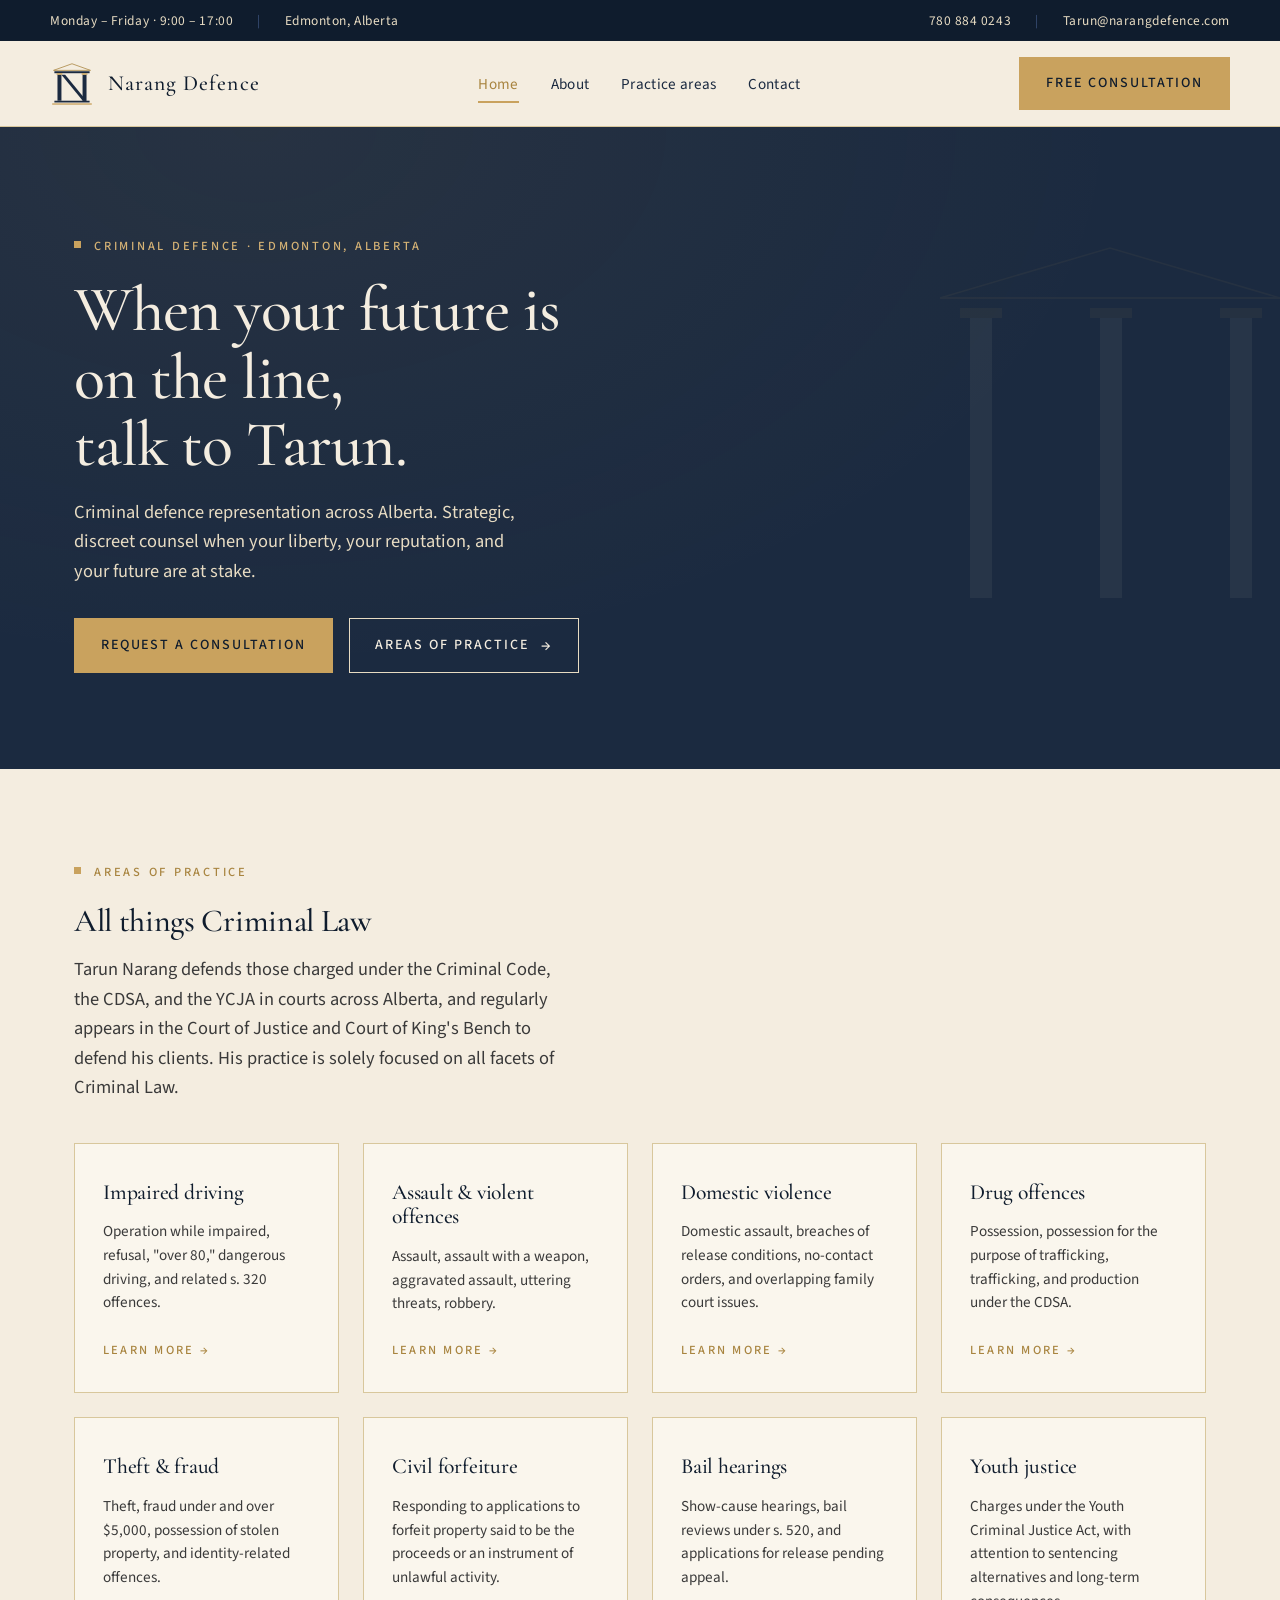
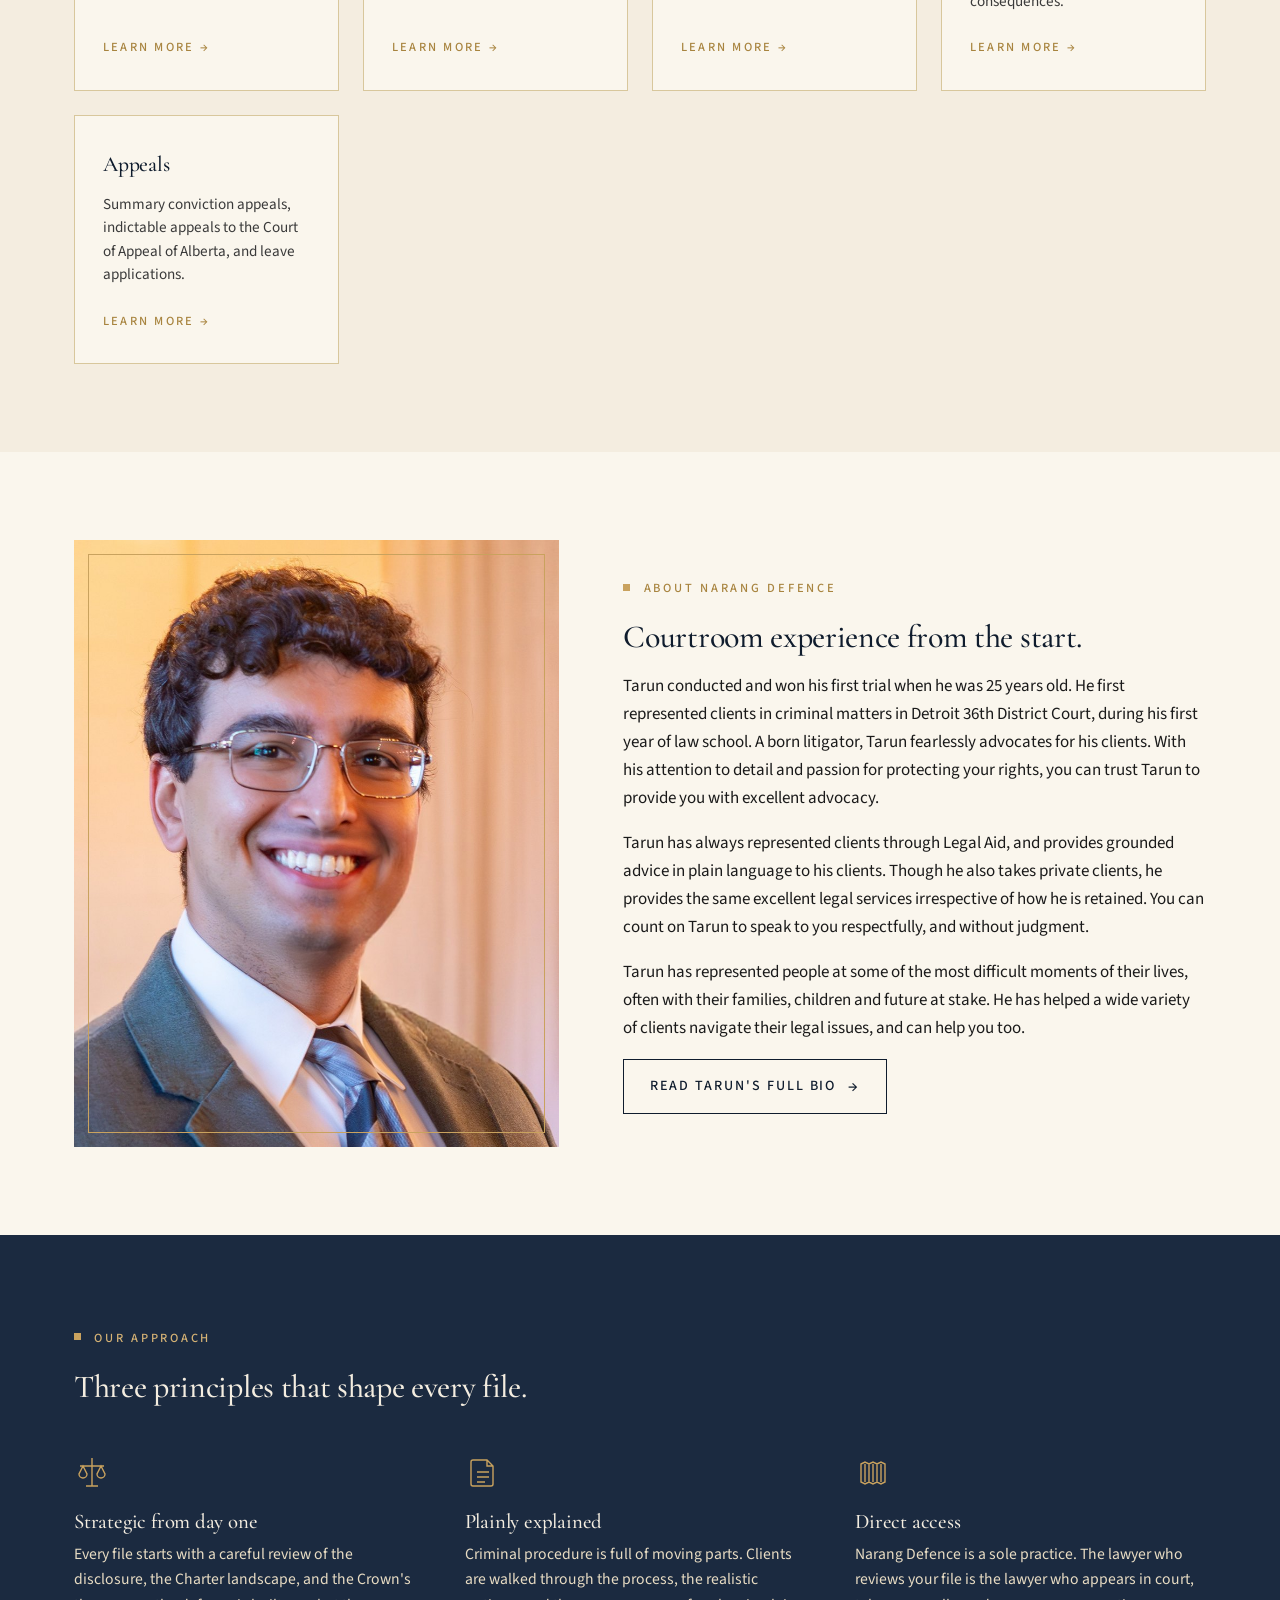
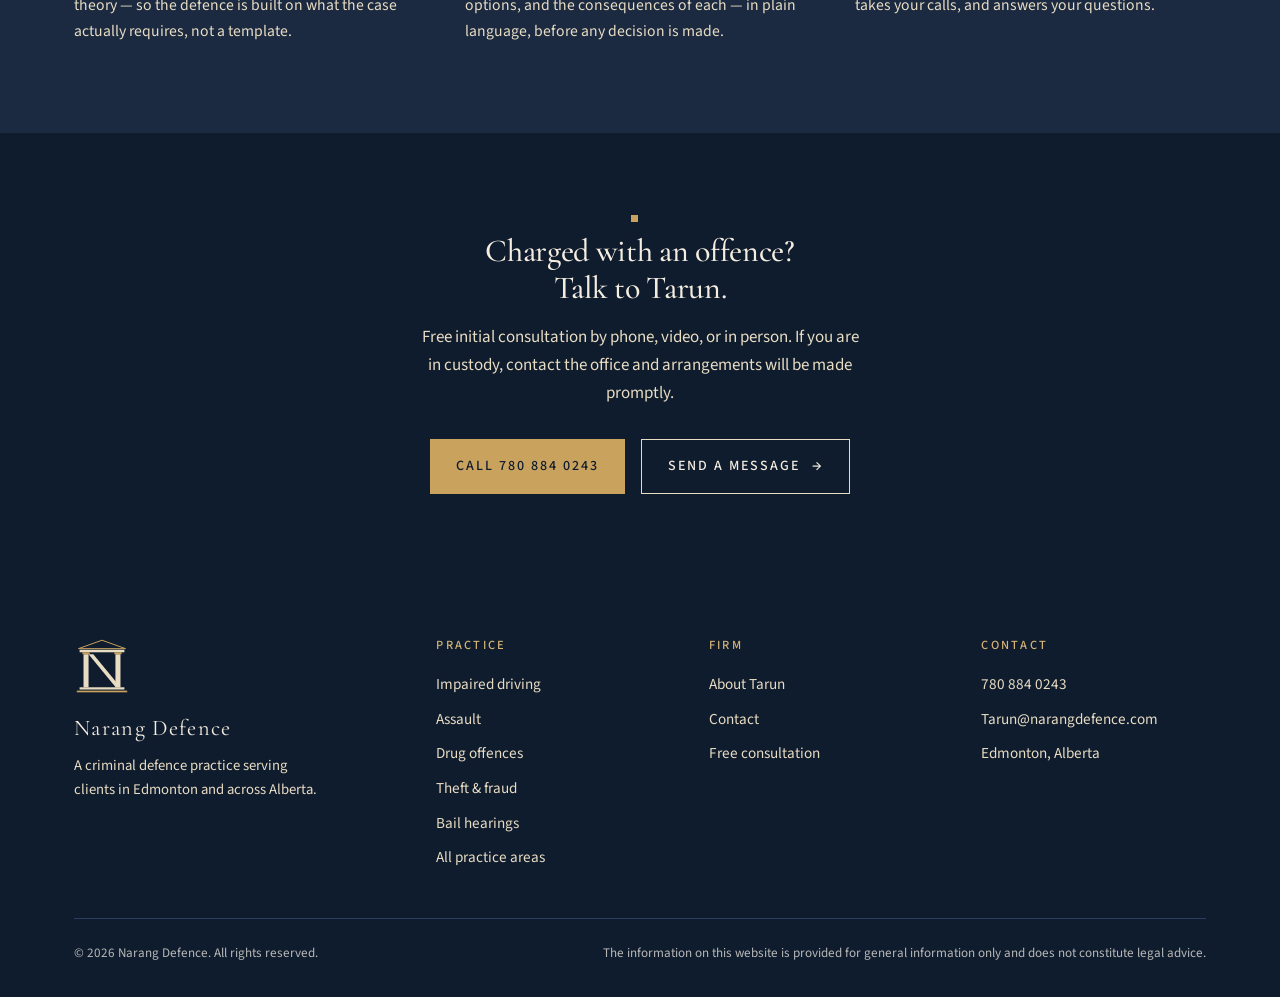
<file: index.html>
<!DOCTYPE html>
<html lang="en">
<head>
  <meta charset="UTF-8">
  <meta name="viewport" content="width=device-width, initial-scale=1.0">
  <title>Narang Defence — Criminal Defence Lawyer in Edmonton, Alberta</title>
  <meta name="description" content="Narang Defence is a criminal defence law firm in Edmonton, Alberta. Representation for impaired driving, assault, drug, and other Criminal Code matters across Alberta.">

  <link rel="preconnect" href="https://fonts.googleapis.com">
  <link rel="preconnect" href="https://fonts.gstatic.com" crossorigin>
  <link href="https://fonts.googleapis.com/css2?family=Cormorant+Garamond:wght@400;500;600&family=Source+Sans+3:wght@300;400;500;600&display=swap" rel="stylesheet">
  <link rel="stylesheet" href="styles.css">
  <link rel="icon" type="image/svg+xml" href="favicon.svg">
</head>
<body>

  <!-- Utility bar -->
  <div class="utility-bar">
    <div class="container utility-bar__inner">
      <div class="utility-bar__group utility-bar__hours">
        <span>Monday – Friday · 9:00 – 17:00</span>
        <span class="utility-bar__sep">|</span>
        <span>Edmonton, Alberta</span>
      </div>
      <div class="utility-bar__group">
        <a href="tel:+17808840243" aria-label="Call Narang Defence">780 884 0243</a>
        <span class="utility-bar__sep">|</span>
        <a href="mailto:Tarun@narangdefence.com">Tarun@narangdefence.com</a>
      </div>
    </div>
  </div>

  <!-- Header / nav -->
  <header class="site-header">
    <div class="container nav">
      <a href="index.html" class="nav__brand" aria-label="Narang Defence — home">
        <span class="nav__brand-mark" aria-hidden="true">
          <svg viewBox="0 0 200 200" xmlns="http://www.w3.org/2000/svg">
            <g transform="translate(100,120)">
              <polygon points="-84,-82 0,-112 84,-82" fill="none" stroke="#a8843f" stroke-width="3.5"/>
              <rect x="-80" y="-78" width="160" height="9" fill="#1b2a40"/>
              <rect x="-66" y="-62" width="18" height="118" fill="#1b2a40"/>
              <rect x="48" y="-62" width="18" height="118" fill="#1b2a40"/>
              <polygon points="-48,-62 -31,-62 66,56 49,56" fill="#1b2a40"/>
              <rect x="-70" y="-69" width="26" height="7" fill="#c9a25e"/>
              <rect x="44" y="-69" width="26" height="7" fill="#c9a25e"/>
              <rect x="-80" y="56" width="160" height="8" fill="#1b2a40"/>
              <rect x="-90" y="68" width="180" height="6" fill="#c9a25e"/>
            </g>
          </svg>
        </span>
        <span class="nav__brand-text">
          <span class="nav__brand-name">Narang Defence</span>
        </span>
      </a>

      <button class="nav-toggle" aria-label="Open menu" aria-expanded="false" aria-controls="primary-nav">
        <svg viewBox="0 0 24 24" fill="none" stroke="currentColor" stroke-width="1.5">
          <line x1="3" y1="7" x2="21" y2="7"/>
          <line x1="3" y1="12" x2="21" y2="12"/>
          <line x1="3" y1="17" x2="21" y2="17"/>
        </svg>
      </button>

      <ul class="nav__menu" id="primary-nav">
        <li><a href="index.html" aria-current="page">Home</a></li>
        <li><a href="about.html">About</a></li>
        <li><a href="practice-areas.html">Practice areas</a></li>
        <li><a href="contact.html">Contact</a></li>
      </ul>

      <div class="nav__cta">
        <a href="contact.html" class="btn btn-primary">Free consultation</a>
      </div>
    </div>
  </header>

  <!-- Hero -->
  <section class="hero">
    <!-- Subtle decorative columns echoing the logo -->
    <div class="hero__columns" aria-hidden="true">
      <svg viewBox="0 0 420 460" xmlns="http://www.w3.org/2000/svg">
        <g stroke="#c9a25e" stroke-width="1.5" fill="none">
          <polygon points="40,80 210,30 380,80"/>
          <line x1="40" y1="80" x2="380" y2="80"/>
        </g>
        <g fill="#e8dcc3">
          <rect x="70" y="100" width="22" height="280"/>
          <rect x="200" y="100" width="22" height="280"/>
          <rect x="330" y="100" width="22" height="280"/>
        </g>
        <g fill="#c9a25e">
          <rect x="60" y="90" width="42" height="10"/>
          <rect x="190" y="90" width="42" height="10"/>
          <rect x="320" y="90" width="42" height="10"/>
        </g>
      </svg>
    </div>

    <div class="container hero__inner">
      <span class="pediment" aria-hidden="true"></span>
      <span class="eyebrow on-dark">Criminal defence · Edmonton, Alberta</span>
      <h1 class="h-display">When your future is on the line,<br>talk to Tarun.</h1>
      <p class="lead">Criminal defence representation across Alberta. Strategic, discreet counsel when your liberty, your reputation, and your future are at stake.</p>
      <div class="hero__cta">
        <a href="contact.html" class="btn btn-primary">Request a consultation</a>
        <a href="practice-areas.html" class="btn btn-outline btn-arrow">Areas of practice</a>
      </div>
    </div>
  </section>

  <!-- Practice areas -->
  <section class="section section--cream-deep">
    <div class="container">
      <div class="reveal">
        <span class="pediment" aria-hidden="true"></span>
        <span class="eyebrow">Areas of practice</span>
        <h2>All things Criminal Law</h2>
        <p class="lead">Tarun Narang defends those charged under the Criminal Code, the CDSA, and the YCJA in courts across Alberta, and regularly appears in the Court of Justice and Court of King's Bench to defend his clients. His practice is solely focused on all facets of Criminal Law.</p>
      </div>

      <div class="practice-grid">
        <a href="practice-areas.html#impaired" class="practice-card reveal">
          <h3>Impaired driving</h3>
          <p>Operation while impaired, refusal, "over 80," dangerous driving, and related s. 320 offences.</p>
          <span class="practice-card__link">Learn more →</span>
        </a>
        <a href="practice-areas.html#assault" class="practice-card reveal">
          <h3>Assault &amp; violent offences</h3>
          <p>Assault, assault with a weapon, aggravated assault, uttering threats, robbery.</p>
          <span class="practice-card__link">Learn more →</span>
        </a>
        <a href="practice-areas.html#domestic" class="practice-card reveal">
          <h3>Domestic violence</h3>
          <p>Domestic assault, breaches of release conditions, no-contact orders, and overlapping family court issues.</p>
          <span class="practice-card__link">Learn more →</span>
        </a>
        <a href="practice-areas.html#drug" class="practice-card reveal">
          <h3>Drug offences</h3>
          <p>Possession, possession for the purpose of trafficking, trafficking, and production under the CDSA.</p>
          <span class="practice-card__link">Learn more →</span>
        </a>
        <a href="practice-areas.html#fraud" class="practice-card reveal">
          <h3>Theft &amp; fraud</h3>
          <p>Theft, fraud under and over $5,000, possession of stolen property, and identity-related offences.</p>
          <span class="practice-card__link">Learn more →</span>
        </a>
        <a href="practice-areas.html#forfeiture" class="practice-card reveal">
          <h3>Civil forfeiture</h3>
          <p>Responding to applications to forfeit property said to be the proceeds or an instrument of unlawful activity.</p>
          <span class="practice-card__link">Learn more →</span>
        </a>
        <a href="practice-areas.html#bail" class="practice-card reveal">
          <h3>Bail hearings</h3>
          <p>Show-cause hearings, bail reviews under s. 520, and applications for release pending appeal.</p>
          <span class="practice-card__link">Learn more →</span>
        </a>
        <a href="practice-areas.html#youth" class="practice-card reveal">
          <h3>Youth justice</h3>
          <p>Charges under the Youth Criminal Justice Act, with attention to sentencing alternatives and long-term consequences.</p>
          <span class="practice-card__link">Learn more →</span>
        </a>
        <a href="practice-areas.html#appeals" class="practice-card reveal">
          <h3>Appeals</h3>
          <p>Summary conviction appeals, indictable appeals to the Court of Appeal of Alberta, and leave applications.</p>
          <span class="practice-card__link">Learn more →</span>
        </a>
      </div>
    </div>
  </section>

  <!-- About preview -->
  <section class="section section--cream">
    <div class="container">
      <div class="split reveal">
        <div class="split__visual">
          <img src="portrait.jpg" alt="Tarun Narang, founder of Narang Defence" width="900" height="1125">
        </div>
        <div class="split__content">
          <span class="pediment" aria-hidden="true"></span>
          <span class="eyebrow">About Narang Defence</span>
          <h2>Courtroom experience from the start.</h2>
          <p>Tarun conducted and won his first trial when he was 25 years old. He first represented clients in criminal matters in Detroit 36th District Court, during his first year of law school. A born litigator, Tarun fearlessly advocates for his clients. With his attention to detail and passion for protecting your rights, you can trust Tarun to provide you with excellent advocacy.</p>
          <p>Tarun has always represented clients through Legal Aid, and provides grounded advice in plain language to his clients. Though he also takes private clients, he provides the same excellent legal services irrespective of how he is retained. You can count on Tarun to speak to you respectfully, and without judgment.</p>
          <p>Tarun has represented people at some of the most difficult moments of their lives, often with their families, children and future at stake. He has helped a wide variety of clients navigate their legal issues, and can help you too.</p>
          <a href="about.html" class="btn btn-outline-navy btn-arrow">Read Tarun's full bio</a>
        </div>
      </div>
    </div>
  </section>

  <!-- Approach / why us -->
  <section class="section section--navy">
    <div class="container">
      <div class="reveal" style="max-width: 60ch;">
        <span class="pediment" aria-hidden="true"></span>
        <span class="eyebrow on-dark">Our approach</span>
        <h2>Three principles that shape every file.</h2>
      </div>

      <div class="feature-grid">
        <div class="feature reveal">
          <svg class="feature__icon" viewBox="0 0 36 36" fill="none" stroke="currentColor" stroke-width="1.4">
            <path d="M18 4v28M6 12h24M9 12l-4 8c0 2.2 1.8 4 4 4s4-1.8 4-4l-4-8zM27 12l-4 8c0 2.2 1.8 4 4 4s4-1.8 4-4l-4-8zM12 32h12"/>
          </svg>
          <h3>Strategic from day one</h3>
          <p>Every file starts with a careful review of the disclosure, the Charter landscape, and the Crown's theory — so the defence is built on what the case actually requires, not a template.</p>
        </div>
        <div class="feature reveal">
          <svg class="feature__icon" viewBox="0 0 36 36" fill="none" stroke="currentColor" stroke-width="1.4">
            <path d="M8 6h14l6 6v18a2 2 0 01-2 2H8a2 2 0 01-2-2V8a2 2 0 012-2zM22 6v6h6M12 18h12M12 23h12M12 28h8"/>
          </svg>
          <h3>Plainly explained</h3>
          <p>Criminal procedure is full of moving parts. Clients are walked through the process, the realistic options, and the consequences of each — in plain language, before any decision is made.</p>
        </div>
        <div class="feature reveal">
          <svg class="feature__icon" viewBox="0 0 36 36" fill="none" stroke="currentColor" stroke-width="1.4">
            <path d="M6 10l4-2 4 2 4-2 4 2 4-2 4 2v18l-4 2-4-2-4 2-4-2-4 2-4-2V10zM10 10v18M14 10v18M18 10v18M22 10v18M26 10v18"/>
          </svg>
          <h3>Direct access</h3>
          <p>Narang Defence is a sole practice. The lawyer who reviews your file is the lawyer who appears in court, takes your calls, and answers your questions.</p>
        </div>
      </div>
    </div>
  </section>

  <!-- CTA banner -->
  <section class="cta-banner">
    <div class="container">
      <span class="pediment" aria-hidden="true"></span>
      <h2>Charged with an offence?<br>Talk to Tarun.</h2>
      <p>Free initial consultation by phone, video, or in person. If you are in custody, contact the office and arrangements will be made promptly.</p>
      <div class="cta-banner__actions">
        <a href="tel:+17808840243" class="btn btn-primary">Call 780 884 0243</a>
        <a href="contact.html" class="btn btn-outline btn-arrow">Send a message</a>
      </div>
    </div>
  </section>

  <!-- Footer -->
  <footer class="site-footer">
    <div class="container">
      <div class="footer-grid">
        <div class="footer-brand">
          <div class="footer-brand__mark">
            <svg viewBox="0 0 200 200" xmlns="http://www.w3.org/2000/svg">
              <g transform="translate(100,120)">
                <polygon points="-84,-82 0,-112 84,-82" fill="none" stroke="#c9a25e" stroke-width="3.5"/>
                <rect x="-80" y="-78" width="160" height="9" fill="#e8dcc3"/>
                <rect x="-66" y="-62" width="18" height="118" fill="#e8dcc3"/>
                <rect x="48" y="-62" width="18" height="118" fill="#e8dcc3"/>
                <polygon points="-48,-62 -31,-62 66,56 49,56" fill="#e8dcc3"/>
                <rect x="-70" y="-69" width="26" height="7" fill="#c9a25e"/>
                <rect x="44" y="-69" width="26" height="7" fill="#c9a25e"/>
                <rect x="-80" y="56" width="160" height="8" fill="#e8dcc3"/>
                <rect x="-90" y="68" width="180" height="6" fill="#c9a25e"/>
              </g>
          </svg>
          </div>
          <div class="footer-brand__name">Narang Defence</div>
          <p>A criminal defence practice serving clients in Edmonton and across Alberta.</p>
        </div>
        <div class="footer-col">
          <h4>Practice</h4>
          <ul>
            <li><a href="practice-areas.html#impaired">Impaired driving</a></li>
            <li><a href="practice-areas.html#assault">Assault</a></li>
            <li><a href="practice-areas.html#drug">Drug offences</a></li>
            <li><a href="practice-areas.html#fraud">Theft &amp; fraud</a></li>
            <li><a href="practice-areas.html#bail">Bail hearings</a></li>
            <li><a href="practice-areas.html">All practice areas</a></li>
          </ul>
        </div>
        <div class="footer-col">
          <h4>Firm</h4>
          <ul>
            <li><a href="about.html">About Tarun</a></li>
            <li><a href="contact.html">Contact</a></li>
            <li><a href="contact.html">Free consultation</a></li>
          </ul>
        </div>
        <div class="footer-col">
          <h4>Contact</h4>
          <ul>
            <li><a href="tel:+17808840243">780 884 0243</a></li>
            <li><a href="mailto:Tarun@narangdefence.com">Tarun@narangdefence.com</a></li>
            <li>Edmonton, Alberta</li>
          </ul>
        </div>
      </div>
      <div class="footer-bottom">
        <span>© <span data-year>2026</span> Narang Defence. All rights reserved.</span>
        <span>The information on this website is provided for general information only and does not constitute legal advice.</span>
      </div>
    </div>
  </footer>

  <script src="script.js"></script>
</body>
</html>
</file>
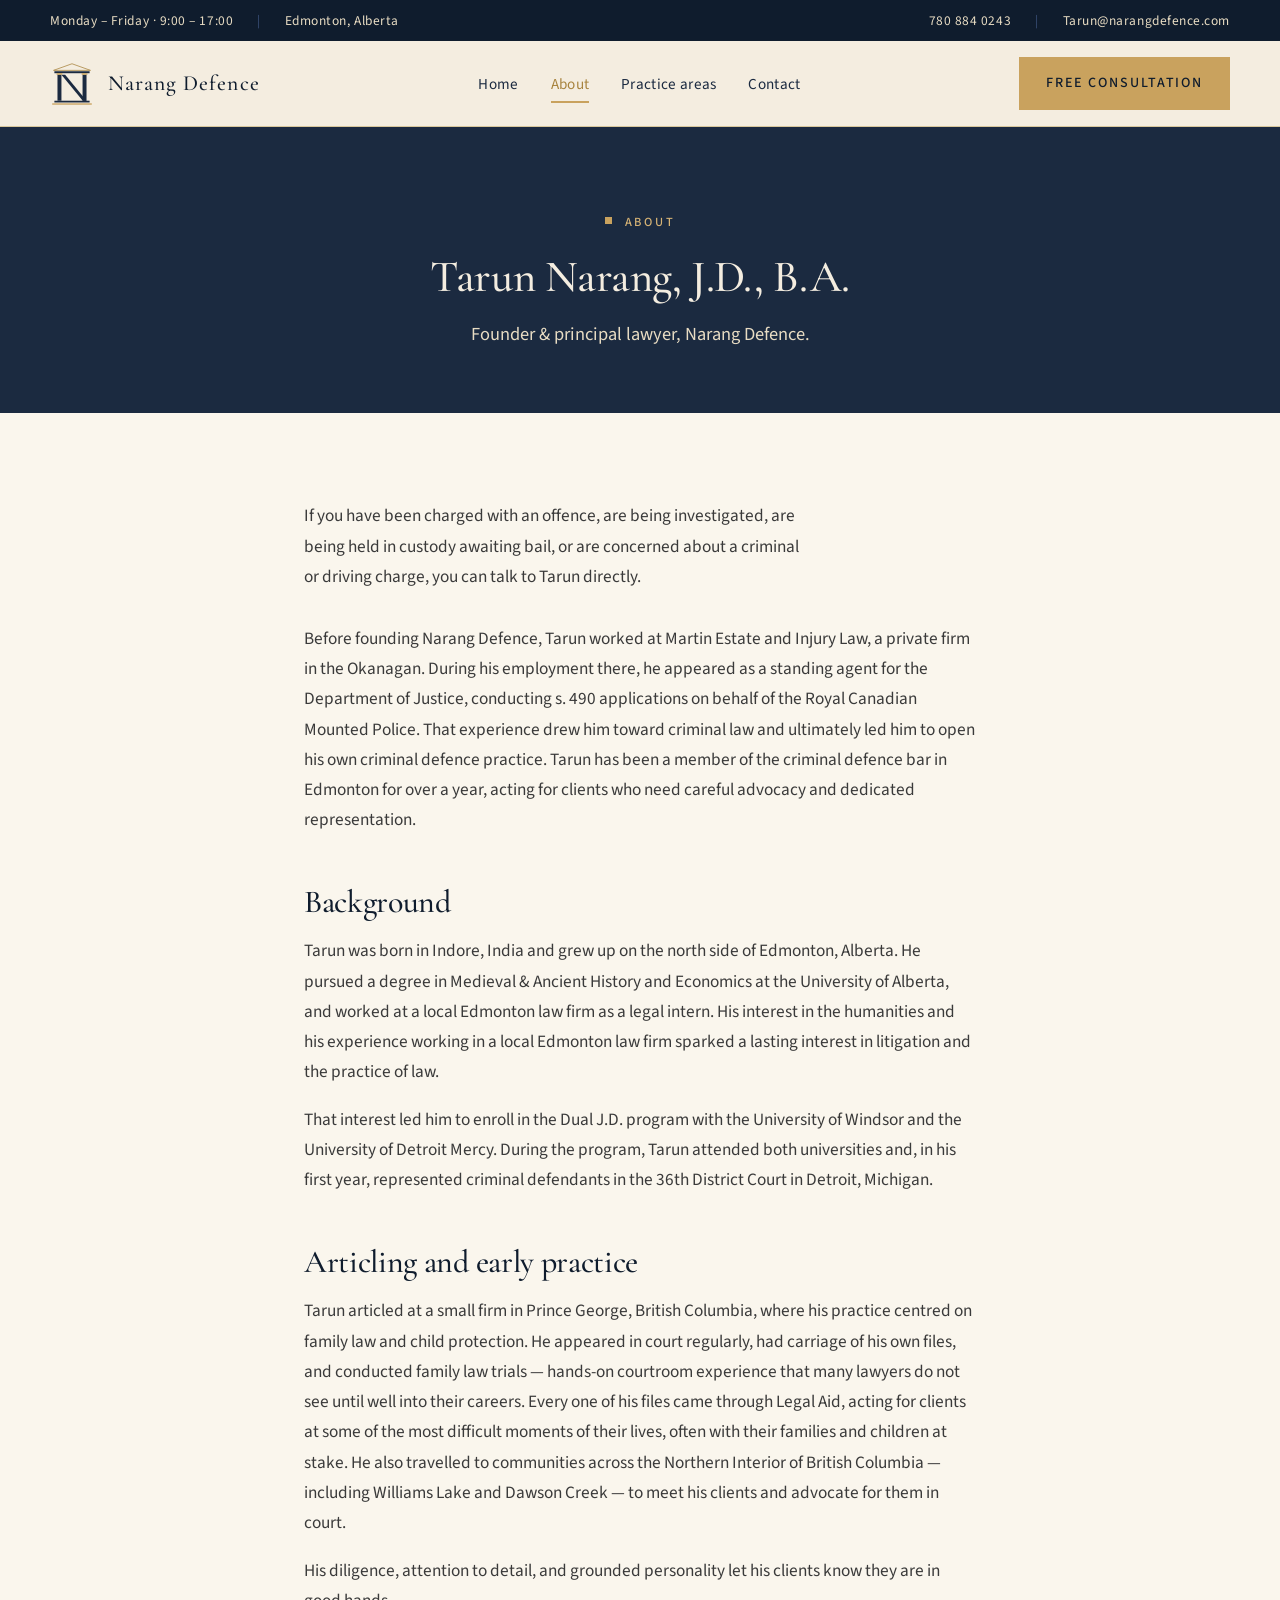
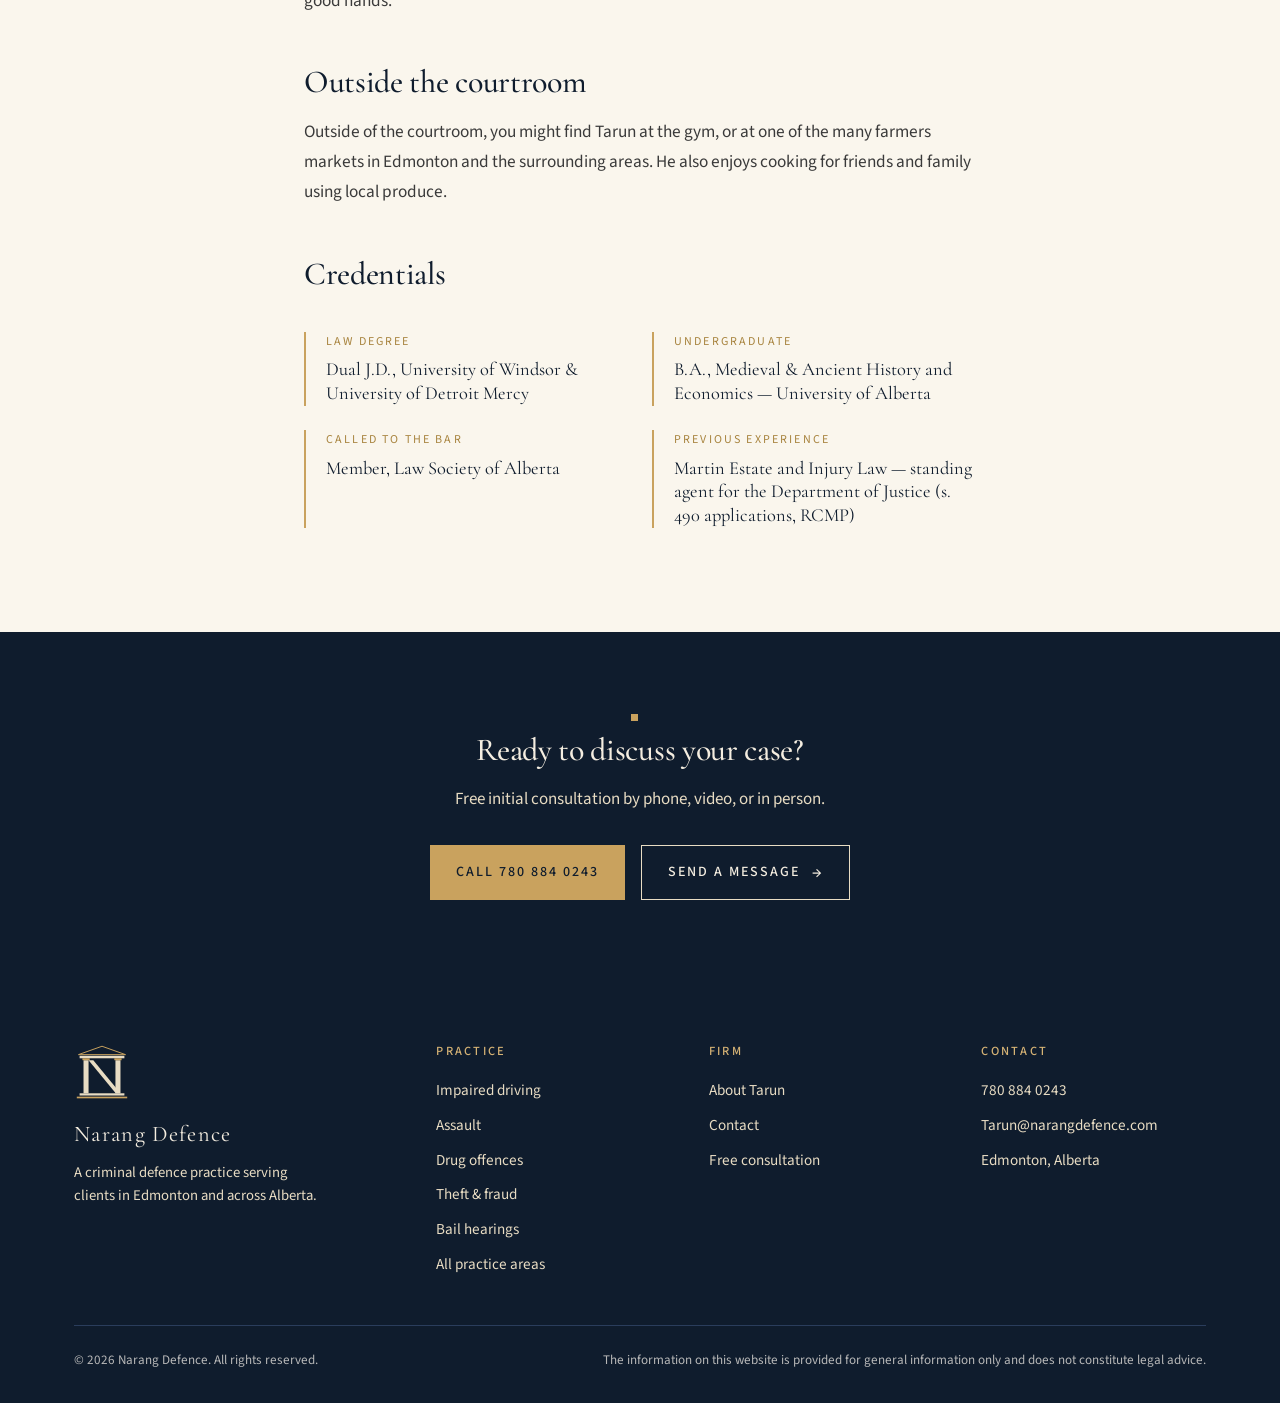
<file: about.html>
<!DOCTYPE html>
<html lang="en">
<head>
  <meta charset="UTF-8">
  <meta name="viewport" content="width=device-width, initial-scale=1.0">
  <title>About Tarun Narang — Narang Defence</title>
  <meta name="description" content="Tarun Narang is the founder of Narang Defence, an Edmonton criminal defence practice. Read about his background, education, and approach to criminal defence in Alberta.">

  <link rel="preconnect" href="https://fonts.googleapis.com">
  <link rel="preconnect" href="https://fonts.gstatic.com" crossorigin>
  <link href="https://fonts.googleapis.com/css2?family=Cormorant+Garamond:wght@400;500;600&family=Source+Sans+3:wght@300;400;500;600&display=swap" rel="stylesheet">
  <link rel="stylesheet" href="styles.css">
  <link rel="icon" type="image/svg+xml" href="favicon.svg">
</head>
<body>

  <!-- Utility bar -->
  <div class="utility-bar">
    <div class="container utility-bar__inner">
      <div class="utility-bar__group utility-bar__hours">
        <span>Monday – Friday · 9:00 – 17:00</span>
        <span class="utility-bar__sep">|</span>
        <span>Edmonton, Alberta</span>
      </div>
      <div class="utility-bar__group">
        <a href="tel:+17808840243">780 884 0243</a>
        <span class="utility-bar__sep">|</span>
        <a href="mailto:Tarun@narangdefence.com">Tarun@narangdefence.com</a>
      </div>
    </div>
  </div>

  <!-- Header / nav -->
  <header class="site-header">
    <div class="container nav">
      <a href="index.html" class="nav__brand" aria-label="Narang Defence — home">
        <span class="nav__brand-mark" aria-hidden="true">
          <svg viewBox="0 0 200 200" xmlns="http://www.w3.org/2000/svg">
            <g transform="translate(100,120)">
              <polygon points="-84,-82 0,-112 84,-82" fill="none" stroke="#a8843f" stroke-width="3.5"/>
              <rect x="-80" y="-78" width="160" height="9" fill="#1b2a40"/>
              <rect x="-66" y="-62" width="18" height="118" fill="#1b2a40"/>
              <rect x="48" y="-62" width="18" height="118" fill="#1b2a40"/>
              <polygon points="-48,-62 -31,-62 66,56 49,56" fill="#1b2a40"/>
              <rect x="-70" y="-69" width="26" height="7" fill="#c9a25e"/>
              <rect x="44" y="-69" width="26" height="7" fill="#c9a25e"/>
              <rect x="-80" y="56" width="160" height="8" fill="#1b2a40"/>
              <rect x="-90" y="68" width="180" height="6" fill="#c9a25e"/>
            </g>
          </svg>
        </span>
        <span class="nav__brand-text">
          <span class="nav__brand-name">Narang Defence</span>
        </span>
      </a>

      <button class="nav-toggle" aria-label="Open menu" aria-expanded="false" aria-controls="primary-nav">
        <svg viewBox="0 0 24 24" fill="none" stroke="currentColor" stroke-width="1.5">
          <line x1="3" y1="7" x2="21" y2="7"/>
          <line x1="3" y1="12" x2="21" y2="12"/>
          <line x1="3" y1="17" x2="21" y2="17"/>
        </svg>
      </button>

      <ul class="nav__menu" id="primary-nav">
        <li><a href="index.html">Home</a></li>
        <li><a href="about.html" aria-current="page">About</a></li>
        <li><a href="practice-areas.html">Practice areas</a></li>
        <li><a href="contact.html">Contact</a></li>
      </ul>

      <div class="nav__cta">
        <a href="contact.html" class="btn btn-primary">Free consultation</a>
      </div>
    </div>
  </header>

  <!-- Page header -->
  <section class="page-header">
    <div class="container">
      <span class="pediment" aria-hidden="true"></span>
      <span class="eyebrow on-dark">About</span>
      <h1>Tarun Narang, J.D., B.A.</h1>
      <p class="lead on-dark" style="margin: 1rem auto 0;">Founder &amp; principal lawyer, Narang Defence.</p>
    </div>
  </section>

  <!-- Bio -->
  <section class="section section--cream">
    <div class="container-narrow bio reveal">
      <p class="lead" style="margin-bottom: 2rem;">If you have been charged with an offence, are being investigated, are being held in custody awaiting bail, or are concerned about a criminal or driving charge, you can talk to Tarun directly.</p>

      <p>Before founding Narang Defence, Tarun worked at Martin Estate and Injury Law, a private firm in the Okanagan. During his employment there, he appeared as a standing agent for the Department of Justice, conducting s. 490 applications on behalf of the Royal Canadian Mounted Police. That experience drew him toward criminal law and ultimately led him to open his own criminal defence practice. Tarun has been a member of the criminal defence bar in Edmonton for over a year, acting for clients who need careful advocacy and dedicated representation.</p>

      <h2>Background</h2>
      <p>Tarun was born in Indore, India and grew up on the north side of Edmonton, Alberta. He pursued a degree in Medieval &amp; Ancient History and Economics at the University of Alberta, and worked at a local Edmonton law firm as a legal intern. His interest in the humanities and his experience working in a local Edmonton law firm sparked a lasting interest in litigation and the practice of law.</p>

      <p>That interest led him to enroll in the Dual J.D. program with the University of Windsor and the University of Detroit Mercy. During the program, Tarun attended both universities and, in his first year, represented criminal defendants in the 36th District Court in Detroit, Michigan.</p>

      <h2>Articling and early practice</h2>
      <p>Tarun articled at a small firm in Prince George, British Columbia, where his practice centred on family law and child protection. He appeared in court regularly, had carriage of his own files, and conducted family law trials — hands-on courtroom experience that many lawyers do not see until well into their careers. Every one of his files came through Legal Aid, acting for clients at some of the most difficult moments of their lives, often with their families and children at stake. He also travelled to communities across the Northern Interior of British Columbia — including Williams Lake and Dawson Creek — to meet his clients and advocate for them in court.</p>

      <p>His diligence, attention to detail, and grounded personality let his clients know they are in good hands.</p>

      <h2>Outside the courtroom</h2>
      <p>Outside of the courtroom, you might find Tarun at the gym, or at one of the many farmers markets in Edmonton and the surrounding areas. He also enjoys cooking for friends and family using local produce.</p>

      <h2>Credentials</h2>
      <div class="credentials">
        <div class="credential">
          <div class="credential__label">Law degree</div>
          <div class="credential__value">Dual J.D., University of Windsor &amp; University of Detroit Mercy</div>
        </div>
        <div class="credential">
          <div class="credential__label">Undergraduate</div>
          <div class="credential__value">B.A., Medieval &amp; Ancient History and Economics — University of Alberta</div>
        </div>
        <div class="credential">
          <div class="credential__label">Called to the bar</div>
          <div class="credential__value">Member, Law Society of Alberta</div>
        </div>
        <div class="credential">
          <div class="credential__label">Previous experience</div>
          <div class="credential__value">Martin Estate and Injury Law — standing agent for the Department of Justice (s. 490 applications, RCMP)</div>
        </div>
      </div>
    </div>
  </section>

  <!-- CTA banner -->
  <section class="cta-banner">
    <div class="container">
      <span class="pediment" aria-hidden="true"></span>
      <h2>Ready to discuss your case?</h2>
      <p>Free initial consultation by phone, video, or in person.</p>
      <div class="cta-banner__actions">
        <a href="tel:+17808840243" class="btn btn-primary">Call 780 884 0243</a>
        <a href="contact.html" class="btn btn-outline btn-arrow">Send a message</a>
      </div>
    </div>
  </section>

  <!-- Footer -->
  <footer class="site-footer">
    <div class="container">
      <div class="footer-grid">
        <div class="footer-brand">
          <div class="footer-brand__mark">
            <svg viewBox="0 0 200 200" xmlns="http://www.w3.org/2000/svg">
              <g transform="translate(100,120)">
                <polygon points="-84,-82 0,-112 84,-82" fill="none" stroke="#c9a25e" stroke-width="3.5"/>
                <rect x="-80" y="-78" width="160" height="9" fill="#e8dcc3"/>
                <rect x="-66" y="-62" width="18" height="118" fill="#e8dcc3"/>
                <rect x="48" y="-62" width="18" height="118" fill="#e8dcc3"/>
                <polygon points="-48,-62 -31,-62 66,56 49,56" fill="#e8dcc3"/>
                <rect x="-70" y="-69" width="26" height="7" fill="#c9a25e"/>
                <rect x="44" y="-69" width="26" height="7" fill="#c9a25e"/>
                <rect x="-80" y="56" width="160" height="8" fill="#e8dcc3"/>
                <rect x="-90" y="68" width="180" height="6" fill="#c9a25e"/>
              </g>
          </svg>
          </div>
          <div class="footer-brand__name">Narang Defence</div>
          <p>A criminal defence practice serving clients in Edmonton and across Alberta.</p>
        </div>
        <div class="footer-col">
          <h4>Practice</h4>
          <ul>
            <li><a href="practice-areas.html#impaired">Impaired driving</a></li>
            <li><a href="practice-areas.html#assault">Assault</a></li>
            <li><a href="practice-areas.html#drug">Drug offences</a></li>
            <li><a href="practice-areas.html#fraud">Theft &amp; fraud</a></li>
            <li><a href="practice-areas.html#bail">Bail hearings</a></li>
            <li><a href="practice-areas.html">All practice areas</a></li>
          </ul>
        </div>
        <div class="footer-col">
          <h4>Firm</h4>
          <ul>
            <li><a href="about.html">About Tarun</a></li>
            <li><a href="contact.html">Contact</a></li>
            <li><a href="contact.html">Free consultation</a></li>
          </ul>
        </div>
        <div class="footer-col">
          <h4>Contact</h4>
          <ul>
            <li><a href="tel:+17808840243">780 884 0243</a></li>
            <li><a href="mailto:Tarun@narangdefence.com">Tarun@narangdefence.com</a></li>
            <li>Edmonton, Alberta</li>
          </ul>
        </div>
      </div>
      <div class="footer-bottom">
        <span>© <span data-year>2026</span> Narang Defence. All rights reserved.</span>
        <span>The information on this website is provided for general information only and does not constitute legal advice.</span>
      </div>
    </div>
  </footer>

  <script src="script.js"></script>
</body>
</html>
</file>
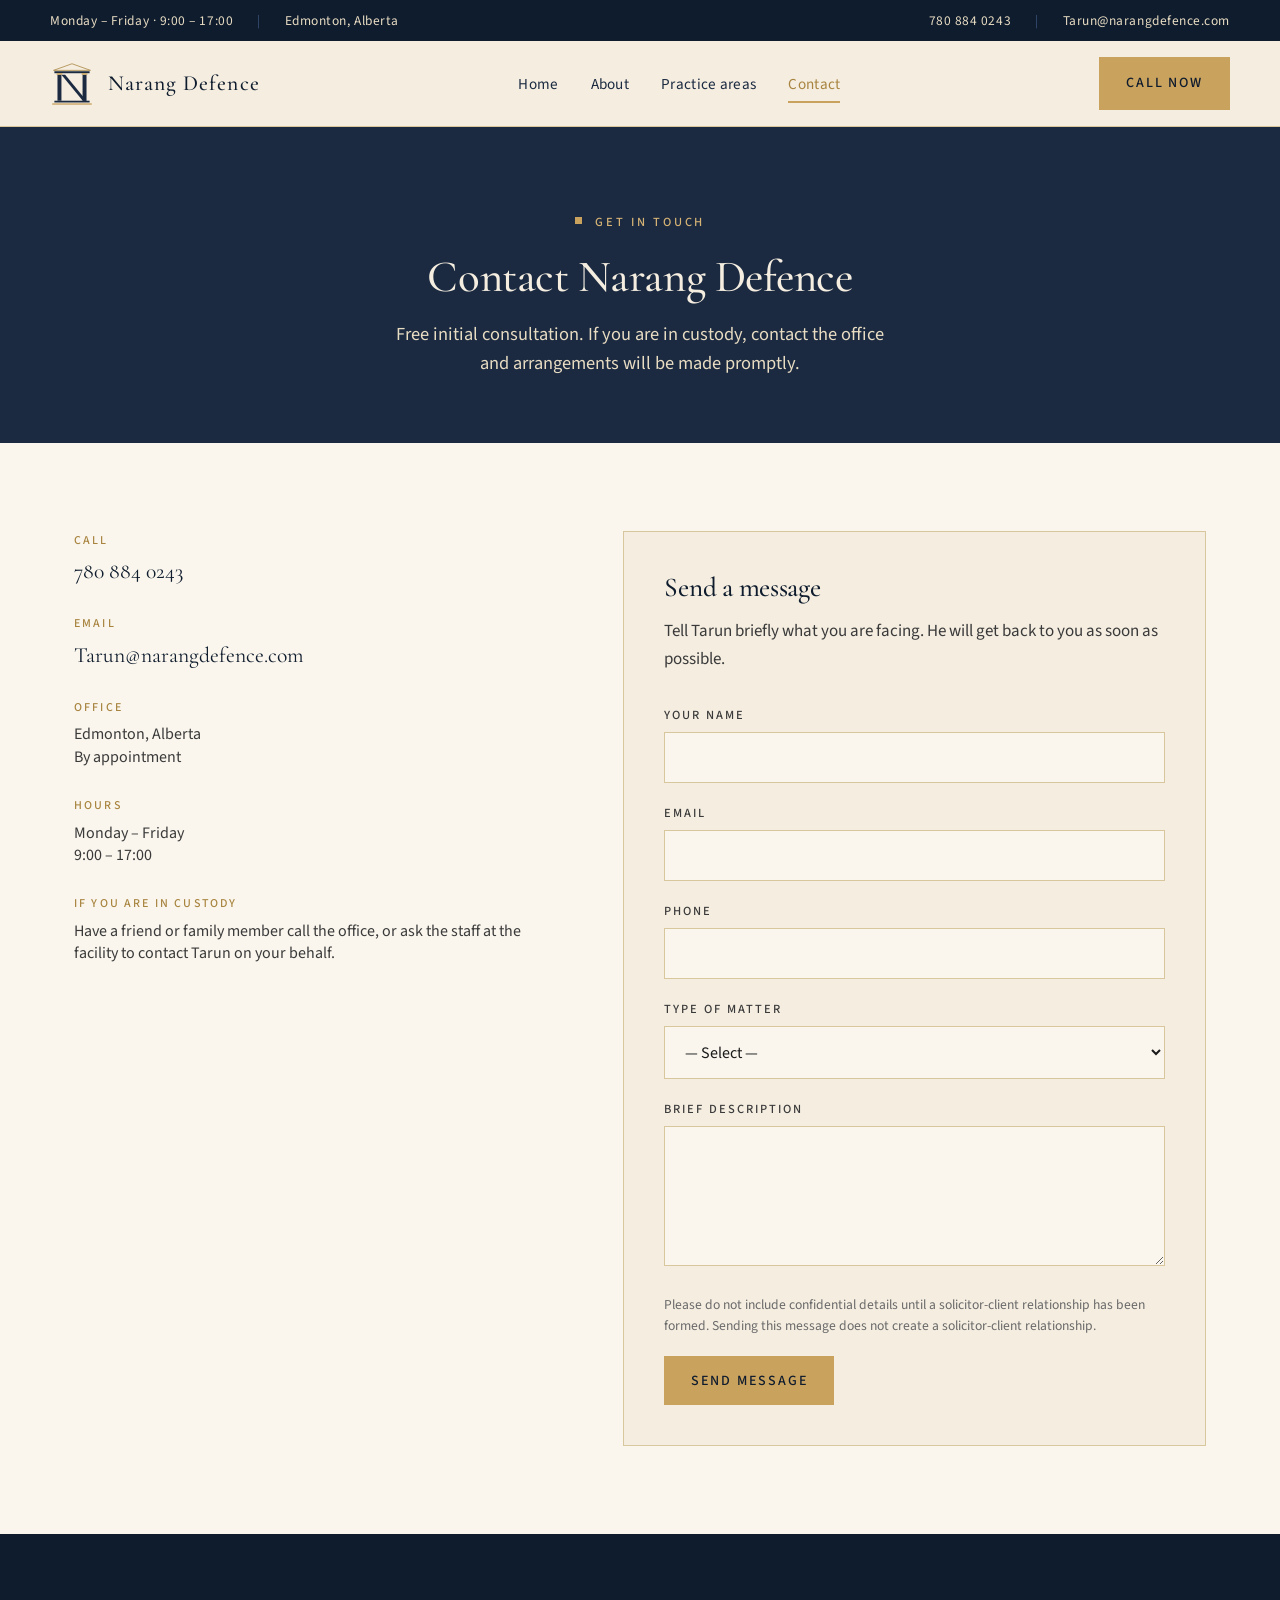
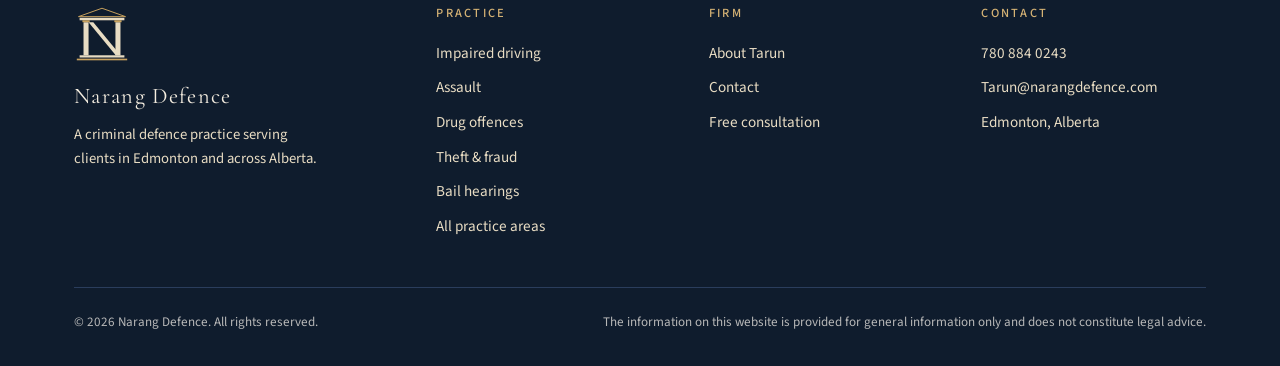
<file: contact.html>
<!DOCTYPE html>
<html lang="en">
<head>
  <meta charset="UTF-8">
  <meta name="viewport" content="width=device-width, initial-scale=1.0">
  <title>Contact — Narang Defence</title>
  <meta name="description" content="Contact Narang Defence. Call 780 884 0243 or email Tarun@narangdefence.com for a free initial consultation. Criminal defence representation in Edmonton, Alberta.">

  <link rel="preconnect" href="https://fonts.googleapis.com">
  <link rel="preconnect" href="https://fonts.gstatic.com" crossorigin>
  <link href="https://fonts.googleapis.com/css2?family=Cormorant+Garamond:wght@400;500;600&family=Source+Sans+3:wght@300;400;500;600&display=swap" rel="stylesheet">
  <link rel="stylesheet" href="styles.css">
  <link rel="icon" type="image/svg+xml" href="favicon.svg">
</head>
<body>

  <!-- Utility bar -->
  <div class="utility-bar">
    <div class="container utility-bar__inner">
      <div class="utility-bar__group utility-bar__hours">
        <span>Monday – Friday · 9:00 – 17:00</span>
        <span class="utility-bar__sep">|</span>
        <span>Edmonton, Alberta</span>
      </div>
      <div class="utility-bar__group">
        <a href="tel:+17808840243">780 884 0243</a>
        <span class="utility-bar__sep">|</span>
        <a href="mailto:Tarun@narangdefence.com">Tarun@narangdefence.com</a>
      </div>
    </div>
  </div>

  <!-- Header / nav -->
  <header class="site-header">
    <div class="container nav">
      <a href="index.html" class="nav__brand" aria-label="Narang Defence — home">
        <span class="nav__brand-mark" aria-hidden="true">
          <svg viewBox="0 0 200 200" xmlns="http://www.w3.org/2000/svg">
            <g transform="translate(100,120)">
              <polygon points="-84,-82 0,-112 84,-82" fill="none" stroke="#a8843f" stroke-width="3.5"/>
              <rect x="-80" y="-78" width="160" height="9" fill="#1b2a40"/>
              <rect x="-66" y="-62" width="18" height="118" fill="#1b2a40"/>
              <rect x="48" y="-62" width="18" height="118" fill="#1b2a40"/>
              <polygon points="-48,-62 -31,-62 66,56 49,56" fill="#1b2a40"/>
              <rect x="-70" y="-69" width="26" height="7" fill="#c9a25e"/>
              <rect x="44" y="-69" width="26" height="7" fill="#c9a25e"/>
              <rect x="-80" y="56" width="160" height="8" fill="#1b2a40"/>
              <rect x="-90" y="68" width="180" height="6" fill="#c9a25e"/>
            </g>
          </svg>
        </span>
        <span class="nav__brand-text">
          <span class="nav__brand-name">Narang Defence</span>
        </span>
      </a>

      <button class="nav-toggle" aria-label="Open menu" aria-expanded="false" aria-controls="primary-nav">
        <svg viewBox="0 0 24 24" fill="none" stroke="currentColor" stroke-width="1.5">
          <line x1="3" y1="7" x2="21" y2="7"/>
          <line x1="3" y1="12" x2="21" y2="12"/>
          <line x1="3" y1="17" x2="21" y2="17"/>
        </svg>
      </button>

      <ul class="nav__menu" id="primary-nav">
        <li><a href="index.html">Home</a></li>
        <li><a href="about.html">About</a></li>
        <li><a href="practice-areas.html">Practice areas</a></li>
        <li><a href="contact.html" aria-current="page">Contact</a></li>
      </ul>

      <div class="nav__cta">
        <a href="tel:+17808840243" class="btn btn-primary">Call now</a>
      </div>
    </div>
  </header>

  <!-- Page header -->
  <section class="page-header">
    <div class="container">
      <span class="pediment" aria-hidden="true"></span>
      <span class="eyebrow on-dark">Get in touch</span>
      <h1>Contact Narang Defence</h1>
      <p class="lead on-dark" style="margin: 1rem auto 0;">Free initial consultation. If you are in custody, contact the office and arrangements will be made promptly.</p>
    </div>
  </section>

  <!-- Contact -->
  <section class="section section--cream">
    <div class="container">
      <div class="contact-grid">

        <div class="contact-info reveal">
          <dl>
            <div>
              <dt>Call</dt>
              <dd><a href="tel:+17808840243">780 884 0243</a></dd>
            </div>
            <div>
              <dt>Email</dt>
              <dd><a href="mailto:Tarun@narangdefence.com">Tarun@narangdefence.com</a></dd>
            </div>
            <div>
              <dt>Office</dt>
              <dd class="contact-info__body">Edmonton, Alberta<br>By appointment</dd>
            </div>
            <div>
              <dt>Hours</dt>
              <dd class="contact-info__body">Monday – Friday<br>9:00 – 17:00</dd>
            </div>
            <div>
              <dt>If you are in custody</dt>
              <dd class="contact-info__body">Have a friend or family member call the office, or ask the staff at the facility to contact Tarun on your behalf.</dd>
            </div>
          </dl>
        </div>

        <div class="contact-form reveal">
          <h2>Send a message</h2>
          <p style="color: var(--ink-700); margin-bottom: 2rem;">Tell Tarun briefly what you are facing. He will get back to you as soon as possible.</p>

          <form action="mailto:Tarun@narangdefence.com" method="post" enctype="text/plain">
            <div class="contact-form__row">
              <label for="name">Your name</label>
              <input id="name" name="name" type="text" autocomplete="name" required>
            </div>
            <div class="contact-form__row">
              <label for="email">Email</label>
              <input id="email" name="email" type="email" autocomplete="email" required>
            </div>
            <div class="contact-form__row">
              <label for="phone">Phone</label>
              <input id="phone" name="phone" type="tel" autocomplete="tel">
            </div>
            <div class="contact-form__row">
              <label for="matter">Type of matter</label>
              <select id="matter" name="matter">
                <option value="">— Select —</option>
                <option>Impaired driving</option>
                <option>Assault / violent offence</option>
                <option>Domestic violence</option>
                <option>Drug offence</option>
                <option>Theft / fraud</option>
                <option>Civil forfeiture</option>
                <option>Bail hearing</option>
                <option>Youth justice</option>
                <option>Appeal</option>
                <option>Other / not sure</option>
              </select>
            </div>
            <div class="contact-form__row">
              <label for="message">Brief description</label>
              <textarea id="message" name="message" required></textarea>
            </div>
            <p class="contact-form__note">Please do not include confidential details until a solicitor-client relationship has been formed. Sending this message does not create a solicitor-client relationship.</p>
            <button type="submit" class="btn btn-primary">Send message</button>
          </form>
        </div>

      </div>
    </div>
  </section>

  <!-- Footer -->
  <footer class="site-footer">
    <div class="container">
      <div class="footer-grid">
        <div class="footer-brand">
          <div class="footer-brand__mark">
            <svg viewBox="0 0 200 200" xmlns="http://www.w3.org/2000/svg">
              <g transform="translate(100,120)">
                <polygon points="-84,-82 0,-112 84,-82" fill="none" stroke="#c9a25e" stroke-width="3.5"/>
                <rect x="-80" y="-78" width="160" height="9" fill="#e8dcc3"/>
                <rect x="-66" y="-62" width="18" height="118" fill="#e8dcc3"/>
                <rect x="48" y="-62" width="18" height="118" fill="#e8dcc3"/>
                <polygon points="-48,-62 -31,-62 66,56 49,56" fill="#e8dcc3"/>
                <rect x="-70" y="-69" width="26" height="7" fill="#c9a25e"/>
                <rect x="44" y="-69" width="26" height="7" fill="#c9a25e"/>
                <rect x="-80" y="56" width="160" height="8" fill="#e8dcc3"/>
                <rect x="-90" y="68" width="180" height="6" fill="#c9a25e"/>
              </g>
          </svg>
          </div>
          <div class="footer-brand__name">Narang Defence</div>
          <p>A criminal defence practice serving clients in Edmonton and across Alberta.</p>
        </div>
        <div class="footer-col">
          <h4>Practice</h4>
          <ul>
            <li><a href="practice-areas.html#impaired">Impaired driving</a></li>
            <li><a href="practice-areas.html#assault">Assault</a></li>
            <li><a href="practice-areas.html#drug">Drug offences</a></li>
            <li><a href="practice-areas.html#fraud">Theft &amp; fraud</a></li>
            <li><a href="practice-areas.html#bail">Bail hearings</a></li>
            <li><a href="practice-areas.html">All practice areas</a></li>
          </ul>
        </div>
        <div class="footer-col">
          <h4>Firm</h4>
          <ul>
            <li><a href="about.html">About Tarun</a></li>
            <li><a href="contact.html">Contact</a></li>
            <li><a href="contact.html">Free consultation</a></li>
          </ul>
        </div>
        <div class="footer-col">
          <h4>Contact</h4>
          <ul>
            <li><a href="tel:+17808840243">780 884 0243</a></li>
            <li><a href="mailto:Tarun@narangdefence.com">Tarun@narangdefence.com</a></li>
            <li>Edmonton, Alberta</li>
          </ul>
        </div>
      </div>
      <div class="footer-bottom">
        <span>© <span data-year>2026</span> Narang Defence. All rights reserved.</span>
        <span>The information on this website is provided for general information only and does not constitute legal advice.</span>
      </div>
    </div>
  </footer>

  <script src="script.js"></script>
</body>
</html>
</file>
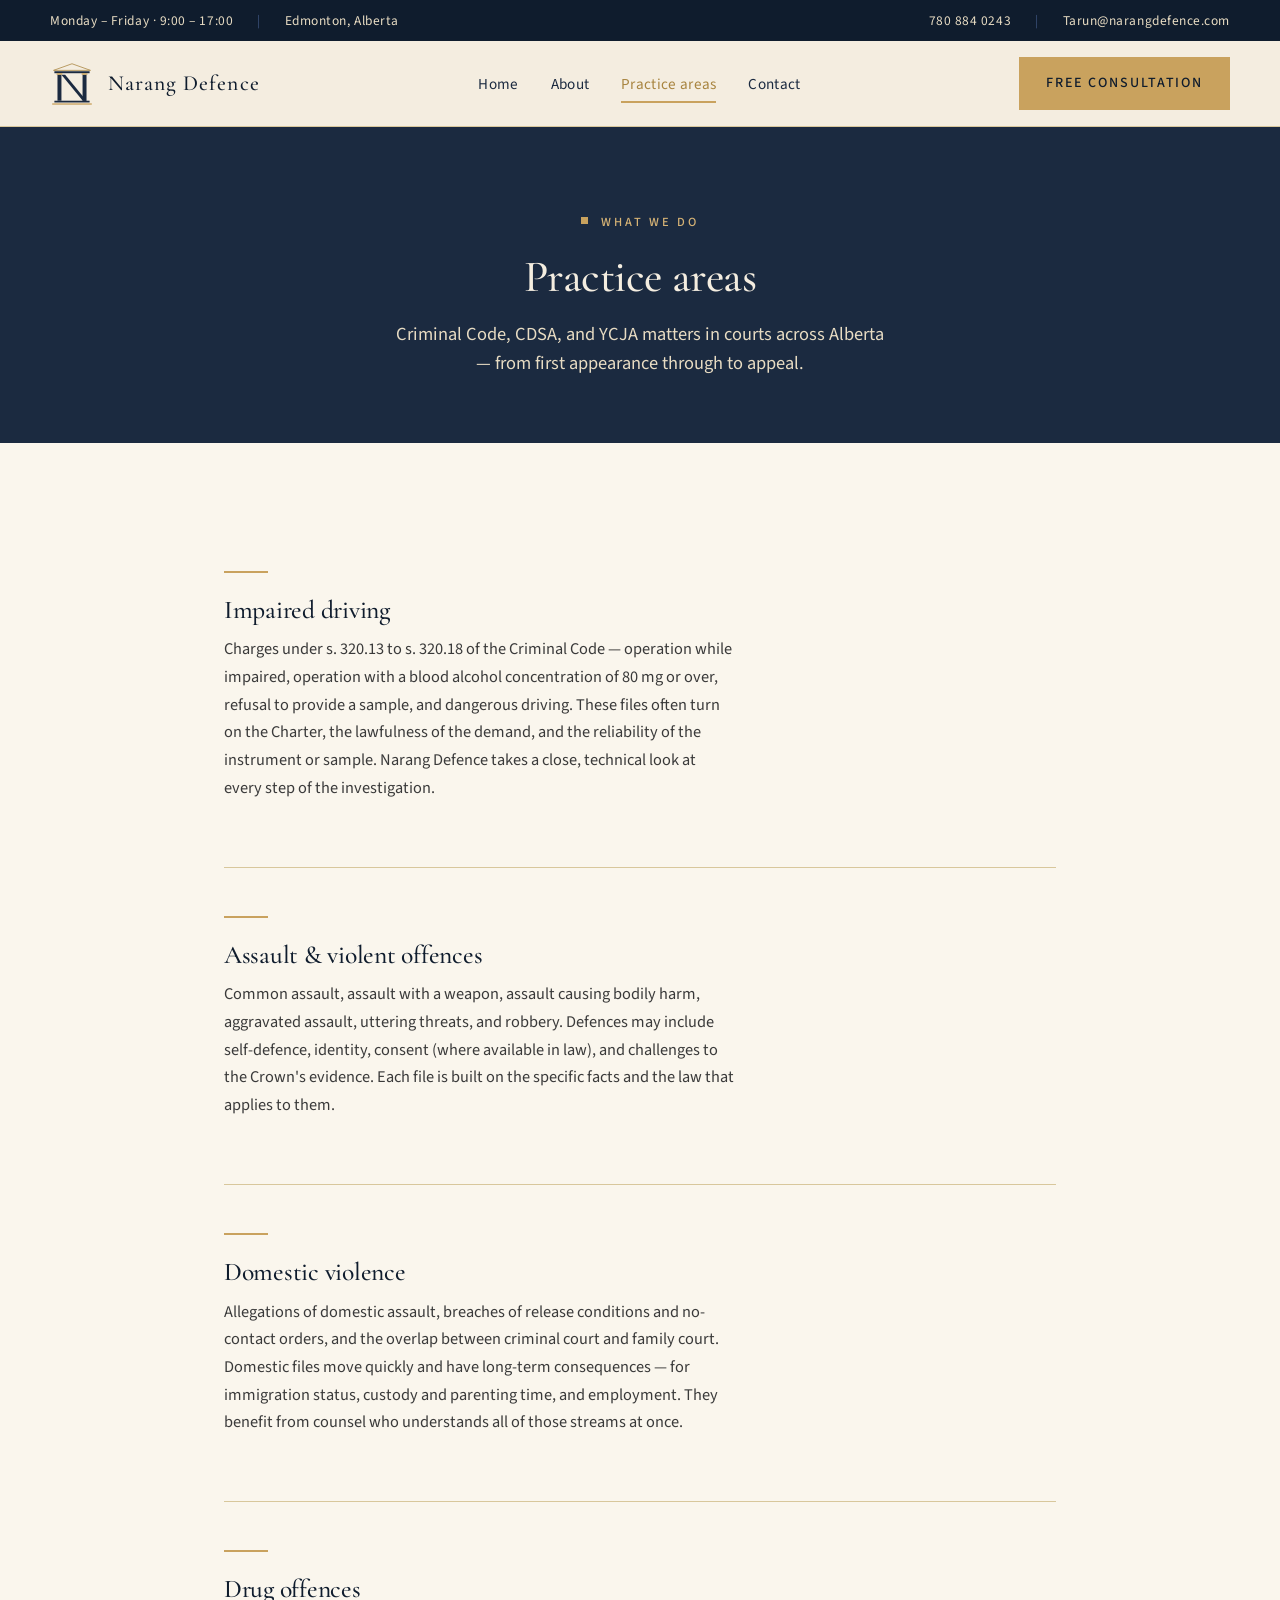
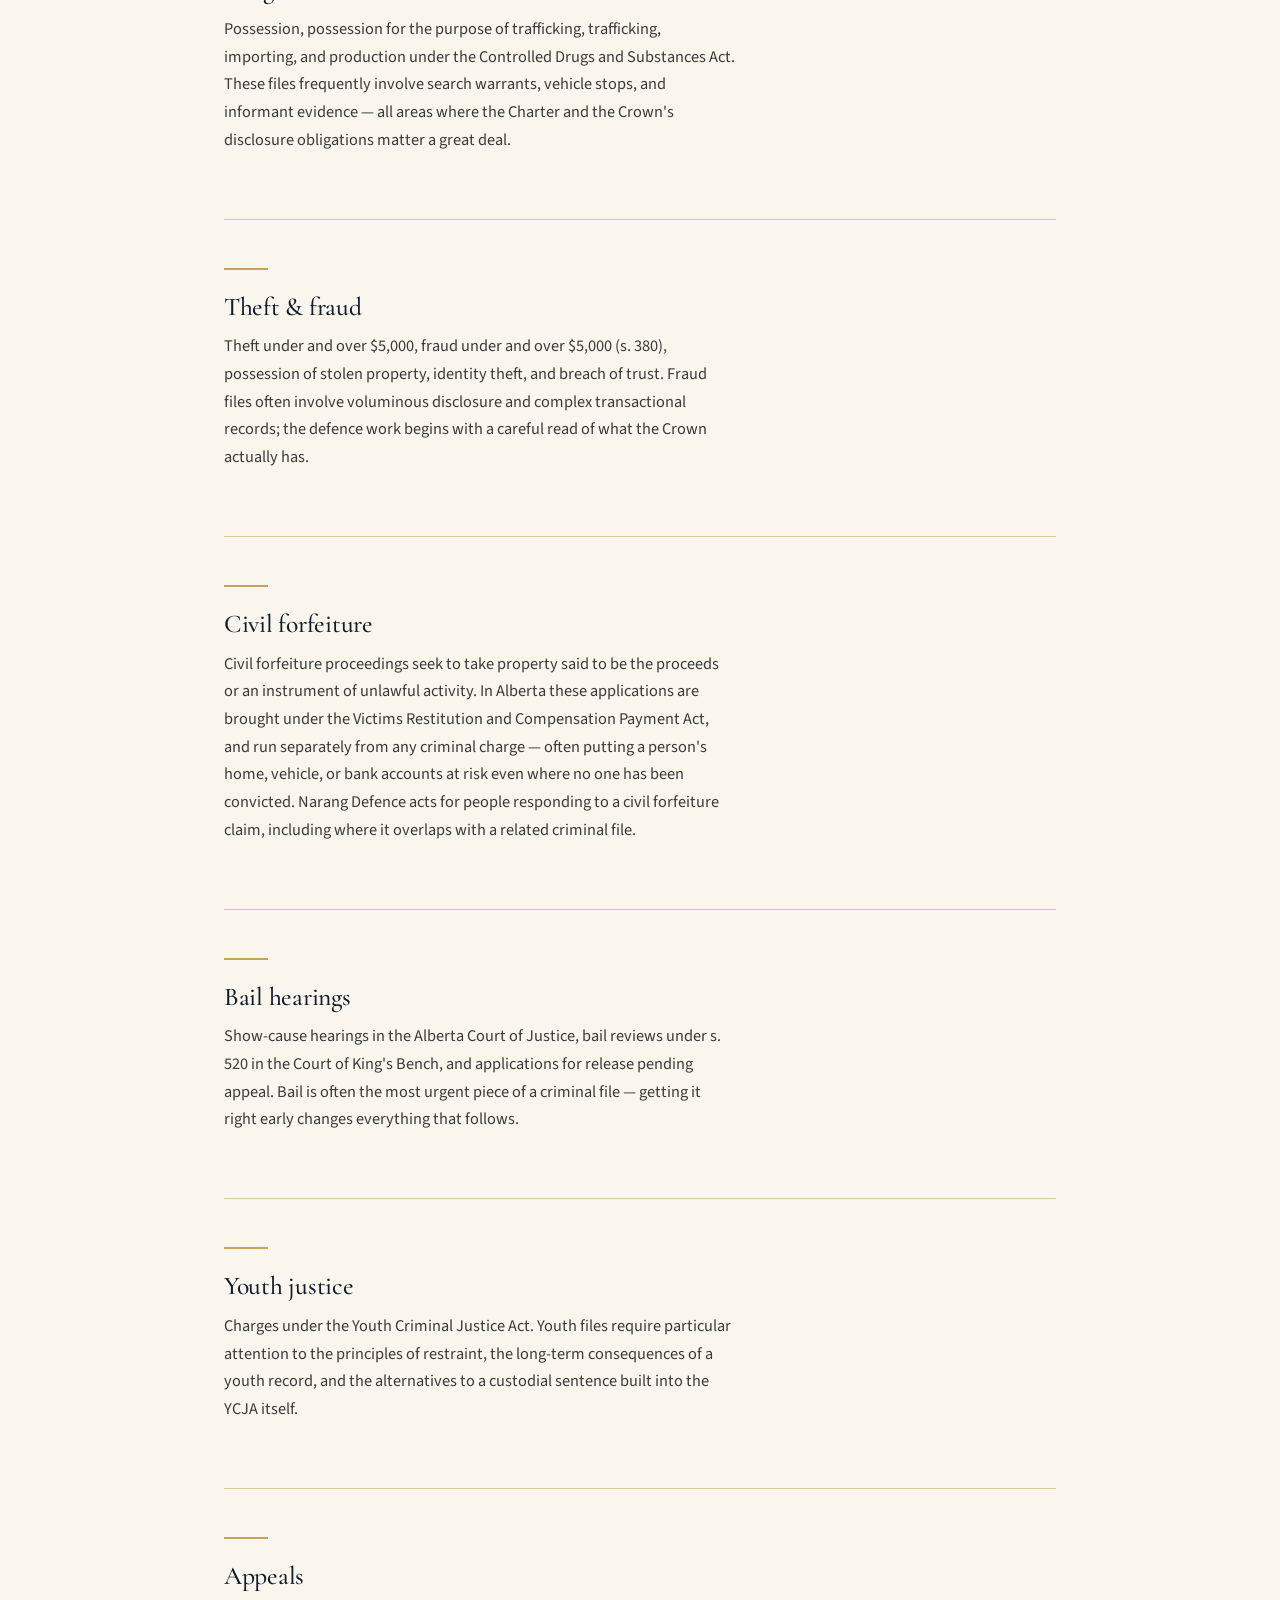
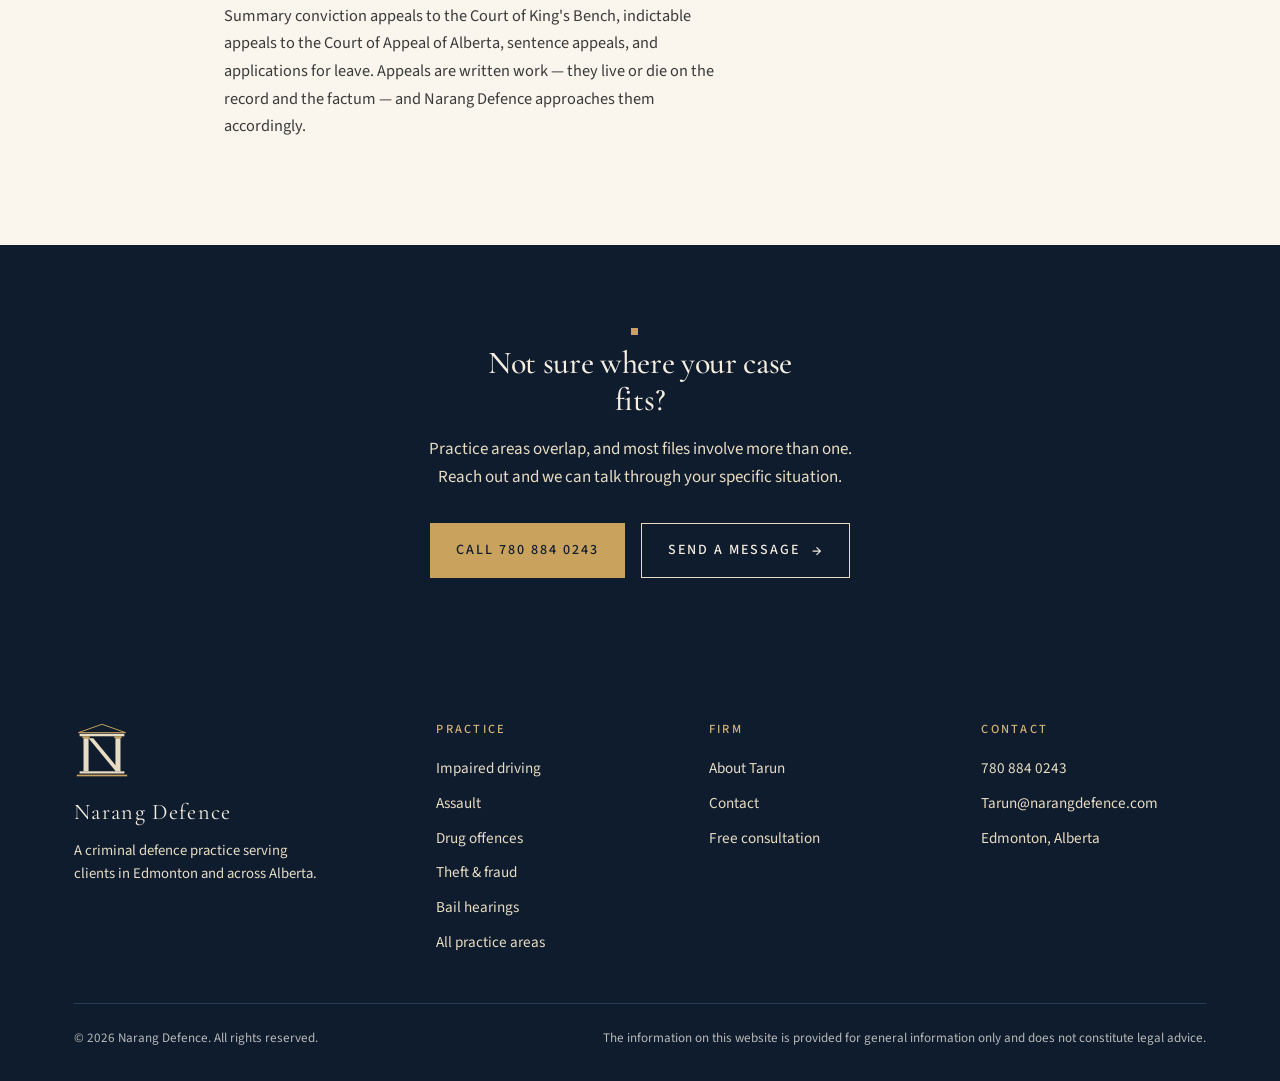
<file: practice-areas.html>
<!DOCTYPE html>
<html lang="en">
<head>
  <meta charset="UTF-8">
  <meta name="viewport" content="width=device-width, initial-scale=1.0">
  <title>Practice Areas — Narang Defence</title>
  <meta name="description" content="Criminal defence practice areas at Narang Defence: impaired driving, assault, domestic violence, drug offences, theft and fraud, civil forfeiture, bail hearings, youth justice, and appeals.">

  <link rel="preconnect" href="https://fonts.googleapis.com">
  <link rel="preconnect" href="https://fonts.gstatic.com" crossorigin>
  <link href="https://fonts.googleapis.com/css2?family=Cormorant+Garamond:wght@400;500;600&family=Source+Sans+3:wght@300;400;500;600&display=swap" rel="stylesheet">
  <link rel="stylesheet" href="styles.css">
  <link rel="icon" type="image/svg+xml" href="favicon.svg">
</head>
<body>

  <!-- Utility bar -->
  <div class="utility-bar">
    <div class="container utility-bar__inner">
      <div class="utility-bar__group utility-bar__hours">
        <span>Monday – Friday · 9:00 – 17:00</span>
        <span class="utility-bar__sep">|</span>
        <span>Edmonton, Alberta</span>
      </div>
      <div class="utility-bar__group">
        <a href="tel:+17808840243">780 884 0243</a>
        <span class="utility-bar__sep">|</span>
        <a href="mailto:Tarun@narangdefence.com">Tarun@narangdefence.com</a>
      </div>
    </div>
  </div>

  <!-- Header / nav -->
  <header class="site-header">
    <div class="container nav">
      <a href="index.html" class="nav__brand" aria-label="Narang Defence — home">
        <span class="nav__brand-mark" aria-hidden="true">
          <svg viewBox="0 0 200 200" xmlns="http://www.w3.org/2000/svg">
            <g transform="translate(100,120)">
              <polygon points="-84,-82 0,-112 84,-82" fill="none" stroke="#a8843f" stroke-width="3.5"/>
              <rect x="-80" y="-78" width="160" height="9" fill="#1b2a40"/>
              <rect x="-66" y="-62" width="18" height="118" fill="#1b2a40"/>
              <rect x="48" y="-62" width="18" height="118" fill="#1b2a40"/>
              <polygon points="-48,-62 -31,-62 66,56 49,56" fill="#1b2a40"/>
              <rect x="-70" y="-69" width="26" height="7" fill="#c9a25e"/>
              <rect x="44" y="-69" width="26" height="7" fill="#c9a25e"/>
              <rect x="-80" y="56" width="160" height="8" fill="#1b2a40"/>
              <rect x="-90" y="68" width="180" height="6" fill="#c9a25e"/>
            </g>
          </svg>
        </span>
        <span class="nav__brand-text">
          <span class="nav__brand-name">Narang Defence</span>
        </span>
      </a>

      <button class="nav-toggle" aria-label="Open menu" aria-expanded="false" aria-controls="primary-nav">
        <svg viewBox="0 0 24 24" fill="none" stroke="currentColor" stroke-width="1.5">
          <line x1="3" y1="7" x2="21" y2="7"/>
          <line x1="3" y1="12" x2="21" y2="12"/>
          <line x1="3" y1="17" x2="21" y2="17"/>
        </svg>
      </button>

      <ul class="nav__menu" id="primary-nav">
        <li><a href="index.html">Home</a></li>
        <li><a href="about.html">About</a></li>
        <li><a href="practice-areas.html" aria-current="page">Practice areas</a></li>
        <li><a href="contact.html">Contact</a></li>
      </ul>

      <div class="nav__cta">
        <a href="contact.html" class="btn btn-primary">Free consultation</a>
      </div>
    </div>
  </header>

  <!-- Page header -->
  <section class="page-header">
    <div class="container">
      <span class="pediment" aria-hidden="true"></span>
      <span class="eyebrow on-dark">What we do</span>
      <h1>Practice areas</h1>
      <p class="lead on-dark" style="margin: 1rem auto 0;">Criminal Code, CDSA, and YCJA matters in courts across Alberta — from first appearance through to appeal.</p>
    </div>
  </section>

  <!-- Practice areas detail -->
  <section class="section section--cream">
    <div class="container-narrow">

      <div class="practice-detail">

        <article id="impaired" class="practice-detail__item reveal">
          <div class="practice-detail__body">
            <h3>Impaired driving</h3>
            <p>Charges under s. 320.13 to s. 320.18 of the Criminal Code — operation while impaired, operation with a blood alcohol concentration of 80 mg or over, refusal to provide a sample, and dangerous driving. These files often turn on the Charter, the lawfulness of the demand, and the reliability of the instrument or sample. Narang Defence takes a close, technical look at every step of the investigation.</p>
          </div>
        </article>

        <article id="assault" class="practice-detail__item reveal">
          <div class="practice-detail__body">
            <h3>Assault &amp; violent offences</h3>
            <p>Common assault, assault with a weapon, assault causing bodily harm, aggravated assault, uttering threats, and robbery. Defences may include self-defence, identity, consent (where available in law), and challenges to the Crown's evidence. Each file is built on the specific facts and the law that applies to them.</p>
          </div>
        </article>

        <article id="domestic" class="practice-detail__item reveal">
          <div class="practice-detail__body">
            <h3>Domestic violence</h3>
            <p>Allegations of domestic assault, breaches of release conditions and no-contact orders, and the overlap between criminal court and family court. Domestic files move quickly and have long-term consequences — for immigration status, custody and parenting time, and employment. They benefit from counsel who understands all of those streams at once.</p>
          </div>
        </article>

        <article id="drug" class="practice-detail__item reveal">
          <div class="practice-detail__body">
            <h3>Drug offences</h3>
            <p>Possession, possession for the purpose of trafficking, trafficking, importing, and production under the Controlled Drugs and Substances Act. These files frequently involve search warrants, vehicle stops, and informant evidence — all areas where the Charter and the Crown's disclosure obligations matter a great deal.</p>
          </div>
        </article>

        <article id="fraud" class="practice-detail__item reveal">
          <div class="practice-detail__body">
            <h3>Theft &amp; fraud</h3>
            <p>Theft under and over $5,000, fraud under and over $5,000 (s. 380), possession of stolen property, identity theft, and breach of trust. Fraud files often involve voluminous disclosure and complex transactional records; the defence work begins with a careful read of what the Crown actually has.</p>
          </div>
        </article>

        <article id="forfeiture" class="practice-detail__item reveal">
          <div class="practice-detail__body">
            <h3>Civil forfeiture</h3>
            <p>Civil forfeiture proceedings seek to take property said to be the proceeds or an instrument of unlawful activity. In Alberta these applications are brought under the Victims Restitution and Compensation Payment Act, and run separately from any criminal charge — often putting a person's home, vehicle, or bank accounts at risk even where no one has been convicted. Narang Defence acts for people responding to a civil forfeiture claim, including where it overlaps with a related criminal file.</p>
          </div>
        </article>

        <article id="bail" class="practice-detail__item reveal">
          <div class="practice-detail__body">
            <h3>Bail hearings</h3>
            <p>Show-cause hearings in the Alberta Court of Justice, bail reviews under s. 520 in the Court of King's Bench, and applications for release pending appeal. Bail is often the most urgent piece of a criminal file — getting it right early changes everything that follows.</p>
          </div>
        </article>

        <article id="youth" class="practice-detail__item reveal">
          <div class="practice-detail__body">
            <h3>Youth justice</h3>
            <p>Charges under the Youth Criminal Justice Act. Youth files require particular attention to the principles of restraint, the long-term consequences of a youth record, and the alternatives to a custodial sentence built into the YCJA itself.</p>
          </div>
        </article>

        <article id="appeals" class="practice-detail__item reveal">
          <div class="practice-detail__body">
            <h3>Appeals</h3>
            <p>Summary conviction appeals to the Court of King's Bench, indictable appeals to the Court of Appeal of Alberta, sentence appeals, and applications for leave. Appeals are written work — they live or die on the record and the factum — and Narang Defence approaches them accordingly.</p>
          </div>
        </article>

      </div>

    </div>
  </section>

  <!-- CTA banner -->
  <section class="cta-banner">
    <div class="container">
      <span class="pediment" aria-hidden="true"></span>
      <h2>Not sure where your case fits?</h2>
      <p>Practice areas overlap, and most files involve more than one. Reach out and we can talk through your specific situation.</p>
      <div class="cta-banner__actions">
        <a href="tel:+17808840243" class="btn btn-primary">Call 780 884 0243</a>
        <a href="contact.html" class="btn btn-outline btn-arrow">Send a message</a>
      </div>
    </div>
  </section>

  <!-- Footer -->
  <footer class="site-footer">
    <div class="container">
      <div class="footer-grid">
        <div class="footer-brand">
          <div class="footer-brand__mark">
            <svg viewBox="0 0 200 200" xmlns="http://www.w3.org/2000/svg">
              <g transform="translate(100,120)">
                <polygon points="-84,-82 0,-112 84,-82" fill="none" stroke="#c9a25e" stroke-width="3.5"/>
                <rect x="-80" y="-78" width="160" height="9" fill="#e8dcc3"/>
                <rect x="-66" y="-62" width="18" height="118" fill="#e8dcc3"/>
                <rect x="48" y="-62" width="18" height="118" fill="#e8dcc3"/>
                <polygon points="-48,-62 -31,-62 66,56 49,56" fill="#e8dcc3"/>
                <rect x="-70" y="-69" width="26" height="7" fill="#c9a25e"/>
                <rect x="44" y="-69" width="26" height="7" fill="#c9a25e"/>
                <rect x="-80" y="56" width="160" height="8" fill="#e8dcc3"/>
                <rect x="-90" y="68" width="180" height="6" fill="#c9a25e"/>
              </g>
          </svg>
          </div>
          <div class="footer-brand__name">Narang Defence</div>
          <p>A criminal defence practice serving clients in Edmonton and across Alberta.</p>
        </div>
        <div class="footer-col">
          <h4>Practice</h4>
          <ul>
            <li><a href="practice-areas.html#impaired">Impaired driving</a></li>
            <li><a href="practice-areas.html#assault">Assault</a></li>
            <li><a href="practice-areas.html#drug">Drug offences</a></li>
            <li><a href="practice-areas.html#fraud">Theft &amp; fraud</a></li>
            <li><a href="practice-areas.html#bail">Bail hearings</a></li>
            <li><a href="practice-areas.html">All practice areas</a></li>
          </ul>
        </div>
        <div class="footer-col">
          <h4>Firm</h4>
          <ul>
            <li><a href="about.html">About Tarun</a></li>
            <li><a href="contact.html">Contact</a></li>
            <li><a href="contact.html">Free consultation</a></li>
          </ul>
        </div>
        <div class="footer-col">
          <h4>Contact</h4>
          <ul>
            <li><a href="tel:+17808840243">780 884 0243</a></li>
            <li><a href="mailto:Tarun@narangdefence.com">Tarun@narangdefence.com</a></li>
            <li>Edmonton, Alberta</li>
          </ul>
        </div>
      </div>
      <div class="footer-bottom">
        <span>© <span data-year>2026</span> Narang Defence. All rights reserved.</span>
        <span>The information on this website is provided for general information only and does not constitute legal advice.</span>
      </div>
    </div>
  </footer>

  <script src="script.js"></script>
</body>
</html>
</file>
<file: styles.css>
/* =============================================================
   Narang Defence — site styles
   Palette derived from logo. Display: Cormorant Garamond.
   Body: Source Sans 3. Signature: classical pediment ornament.
   ============================================================= */

:root {
  /* Brand palette */
  --navy-900: #0f1c2d;
  --navy-800: #1b2a40;
  --navy-700: #2a3d5c;
  --navy-600: #3a5078;

  --cream-50:  #faf6ed;
  --cream-100: #f4ede0;
  --cream-200: #e8dcc3;
  --cream-300: #d8c79c;

  --gold-400: #d6b375;
  --gold-500: #c9a25e;
  --gold-600: #a8843f;
  --gold-700: #836831;

  --ink-900: #1a1a1a;
  --ink-700: #3a3a3a;
  --ink-500: #6a6a6a;
  --ink-300: #b8b8b8;
  --line:    #e3dccb;

  /* Type */
  --font-display: "Cormorant Garamond", Georgia, "Times New Roman", serif;
  --font-body:    "Source Sans 3", -apple-system, BlinkMacSystemFont, "Segoe UI", Roboto, sans-serif;

  /* Layout */
  --container: 1180px;
  --container-narrow: 880px;
}

/* ---------- Reset & base ---------- */

*, *::before, *::after { box-sizing: border-box; }

html { scroll-behavior: smooth; }

body {
  margin: 0;
  font-family: var(--font-body);
  font-size: 17px;
  line-height: 1.65;
  color: var(--ink-900);
  background: var(--cream-50);
  -webkit-font-smoothing: antialiased;
  text-rendering: optimizeLegibility;
}

img, svg { display: block; max-width: 100%; }

a {
  color: inherit;
  text-decoration: none;
  transition: color 0.2s ease;
}

button {
  font-family: inherit;
  cursor: pointer;
  border: none;
  background: none;
}

.sr-only {
  position: absolute;
  width: 1px;
  height: 1px;
  padding: 0;
  margin: -1px;
  overflow: hidden;
  clip: rect(0, 0, 0, 0);
  white-space: nowrap;
  border: 0;
}

/* ---------- Typography ---------- */

h1, h2, h3, h4 {
  font-family: var(--font-display);
  font-weight: 500;
  line-height: 1.15;
  letter-spacing: -0.01em;
  margin: 0 0 0.5em;
  color: var(--navy-900);
}

.h-display {
  font-size: clamp(2.5rem, 5vw, 4.25rem);
  font-weight: 500;
  letter-spacing: -0.015em;
  line-height: 1.05;
}

h1 { font-size: clamp(2rem, 3.5vw, 3rem); }
h2 { font-size: clamp(1.75rem, 2.5vw, 2.4rem); }
h3 { font-size: 1.4rem; }
h4 { font-size: 1.15rem; }

p { margin: 0 0 1em; }

.eyebrow {
  display: inline-block;
  font-family: var(--font-body);
  font-size: 0.78rem;
  font-weight: 500;
  letter-spacing: 0.22em;
  text-transform: uppercase;
  color: var(--gold-600);
  margin-bottom: 1.25rem;
}

.eyebrow.on-dark { color: var(--gold-400); }

.lead {
  font-size: 1.15rem;
  line-height: 1.6;
  color: var(--ink-700);
  max-width: 56ch;
}

.lead.on-dark { color: var(--cream-200); }

/* ---------- Layout primitives ---------- */

.container {
  width: 100%;
  max-width: var(--container);
  margin: 0 auto;
  padding: 0 1.5rem;
}

.container-narrow {
  max-width: var(--container-narrow);
  margin: 0 auto;
  padding: 0 1.5rem;
}

.section {
  padding: 5.5rem 0;
}

.section-tight { padding: 4rem 0; }

.section--cream { background: var(--cream-50); }
.section--cream-deep { background: var(--cream-100); }
.section--navy {
  background: var(--navy-800);
  color: var(--cream-100);
}
.section--navy h2,
.section--navy h3 { color: var(--cream-100); }

/* ---------- Pediment ornament (signature element) ---------- */

.pediment {
  display: inline-block;
  width: 7px;
  height: 7px;
  background: var(--gold-500);
  margin: 0 0.6em 0.15em 0;
  vertical-align: middle;
}
.pediment svg { width: 100%; height: 100%; }

.divider {
  text-align: center;
  margin: 0 0 2rem;
}

/* ---------- Utility bar (top) ---------- */

.utility-bar {
  background: var(--navy-900);
  color: var(--cream-200);
  font-size: 0.84rem;
  letter-spacing: 0.04em;
}

.utility-bar__inner {
  display: flex;
  justify-content: space-between;
  align-items: center;
  padding: 0.6rem 0;
  gap: 1rem;
  flex-wrap: wrap;
}

.utility-bar a:hover { color: var(--gold-400); }

.utility-bar__group {
  display: flex;
  align-items: center;
  gap: 1.5rem;
  flex-wrap: wrap;
}

.utility-bar__sep {
  color: var(--navy-600);
}

@media (max-width: 720px) {
  .utility-bar { font-size: 0.78rem; }
  .utility-bar__inner { justify-content: center; }
  .utility-bar__hours { display: none; }
}

/* ---------- Header / nav ---------- */

.site-header {
  background: var(--cream-100);
  border-bottom: 1px solid var(--cream-300);
  position: sticky;
  top: 0;
  z-index: 50;
}

.nav {
  display: flex;
  align-items: center;
  justify-content: space-between;
  padding: 1rem 0;
  gap: 2rem;
}

.nav__brand {
  display: flex;
  align-items: center;
  gap: 0.85rem;
  text-decoration: none;
}

.nav__brand-mark {
  width: 44px;
  height: 44px;
  flex: 0 0 44px;
}

.nav__brand-mark svg {
  width: 100%;
  height: 100%;
  display: block;
}

.nav__brand-text {
  display: flex;
  flex-direction: column;
  line-height: 1;
}

.nav__brand-name {
  font-family: var(--font-display);
  font-size: 1.35rem;
  font-weight: 500;
  letter-spacing: 0.05em;
  color: var(--navy-900);
}

.nav__brand-tag {
  font-size: 0.7rem;
  letter-spacing: 0.22em;
  text-transform: uppercase;
  color: var(--gold-600);
  margin-top: 4px;
}

.nav__menu {
  display: flex;
  align-items: center;
  gap: 2rem;
  list-style: none;
  margin: 0;
  padding: 0;
}

.nav__menu a {
  font-size: 0.95rem;
  color: var(--navy-800);
  letter-spacing: 0.02em;
  position: relative;
  padding: 0.5rem 0;
}

.nav__menu a:hover,
.nav__menu a[aria-current="page"] {
  color: var(--gold-600);
}

.nav__menu a[aria-current="page"]::after {
  content: "";
  position: absolute;
  left: 0; right: 0;
  bottom: 0;
  height: 1.5px;
  background: var(--gold-500);
}

.nav__cta {
  display: inline-flex;
  align-items: center;
}

.nav-toggle {
  display: none;
  width: 40px;
  height: 40px;
  align-items: center;
  justify-content: center;
  color: var(--navy-900);
}

.nav-toggle svg { width: 24px; height: 24px; }

@media (max-width: 920px) {
  .nav-toggle { display: inline-flex; }
  .nav__menu,
  .nav__cta { display: none; }
  .nav__menu.is-open {
    display: flex;
    flex-direction: column;
    align-items: stretch;
    gap: 0;
    position: absolute;
    top: 100%;
    left: 0; right: 0;
    background: var(--cream-100);
    border-top: 1px solid var(--cream-300);
    border-bottom: 1px solid var(--cream-300);
    padding: 0.5rem 1.5rem 1.25rem;
  }
  .nav__menu.is-open li {
    border-bottom: 1px solid var(--cream-300);
  }
  .nav__menu.is-open li:last-child { border-bottom: none; }
  .nav__menu.is-open a { display: block; padding: 0.9rem 0; }
  .nav__cta.is-open {
    display: flex;
    margin-top: 0.75rem;
  }
}

/* ---------- Buttons ---------- */

.btn {
  display: inline-flex;
  align-items: center;
  gap: 0.5rem;
  padding: 0.85rem 1.6rem;
  font-family: var(--font-body);
  font-size: 0.88rem;
  font-weight: 500;
  letter-spacing: 0.14em;
  text-transform: uppercase;
  border: 1px solid transparent;
  transition: background 0.2s ease, color 0.2s ease, border-color 0.2s ease;
  cursor: pointer;
  text-decoration: none;
}

.btn-primary {
  background: var(--gold-500);
  color: var(--navy-900);
  border-color: var(--gold-500);
}

.btn-primary:hover {
  background: var(--gold-600);
  border-color: var(--gold-600);
  color: var(--navy-900);
}

.btn-outline {
  background: transparent;
  color: var(--cream-100);
  border-color: var(--cream-200);
}

.btn-outline:hover {
  background: var(--cream-100);
  color: var(--navy-900);
  border-color: var(--cream-100);
}

.btn-outline-navy {
  background: transparent;
  color: var(--navy-900);
  border-color: var(--navy-900);
}

.btn-outline-navy:hover {
  background: var(--navy-900);
  color: var(--cream-100);
}

.btn-arrow::after {
  content: "→";
  font-size: 1.1em;
  margin-left: 0.25rem;
  transition: transform 0.2s ease;
}

.btn-arrow:hover::after { transform: translateX(3px); }

/* ---------- Hero ---------- */

.hero {
  background:
    radial-gradient(ellipse at 20% 0%, rgba(201, 162, 94, 0.07), transparent 60%),
    var(--navy-800);
  color: var(--cream-100);
  padding: 6.5rem 0 6rem;
  position: relative;
  overflow: hidden;
}

.hero__inner {
  position: relative;
  z-index: 1;
}

.hero h1 {
  color: var(--cream-100);
  max-width: 18ch;
  margin-bottom: 1.25rem;
}

.hero .lead {
  color: var(--cream-200);
  margin-bottom: 2rem;
  max-width: 50ch;
}

.hero__cta {
  display: flex;
  gap: 1rem;
  flex-wrap: wrap;
}

/* Decorative column motif inside hero */
.hero__columns {
  position: absolute;
  right: -40px;
  top: 50%;
  transform: translateY(-50%);
  opacity: 0.06;
  pointer-events: none;
  width: 420px;
  height: 460px;
}

@media (max-width: 760px) {
  .hero { padding: 4.5rem 0 4rem; }
  .hero__columns { width: 300px; right: -120px; }
}

/* ---------- Page header (interior pages) ---------- */

.page-header {
  background: var(--navy-800);
  color: var(--cream-100);
  padding: 5rem 0 4rem;
  text-align: center;
  position: relative;
  overflow: hidden;
}

.page-header h1 {
  color: var(--cream-100);
  margin: 0;
}

.page-header .eyebrow {
  color: var(--gold-400);
}

/* ---------- Practice areas grid ---------- */

.practice-grid {
  display: grid;
  grid-template-columns: repeat(auto-fit, minmax(250px, 1fr));
  gap: 1.5rem;
  margin-top: 2.5rem;
}

.practice-card {
  background: var(--cream-50);
  border: 1px solid var(--cream-300);
  padding: 2rem 1.75rem;
  text-decoration: none;
  color: var(--navy-900);
  display: flex;
  flex-direction: column;
  gap: 0.5rem;
  transition: transform 0.2s ease, border-color 0.2s ease, background 0.2s ease;
  position: relative;
}

.practice-card:hover {
  border-color: var(--gold-500);
  background: #fff;
  transform: translateY(-2px);
}

.practice-card__number {
  font-family: var(--font-display);
  font-size: 0.95rem;
  color: var(--gold-600);
  letter-spacing: 0.1em;
}

.practice-card h3 {
  font-size: 1.35rem;
  margin: 0.25rem 0 0.5rem;
}

.practice-card p {
  font-size: 0.95rem;
  color: var(--ink-700);
  margin: 0 0 1rem;
  line-height: 1.55;
}

.practice-card__link {
  margin-top: auto;
  font-size: 0.78rem;
  letter-spacing: 0.18em;
  text-transform: uppercase;
  color: var(--gold-600);
  font-weight: 500;
}

/* ---------- Approach / why us ---------- */

.feature-grid {
  display: grid;
  grid-template-columns: repeat(auto-fit, minmax(240px, 1fr));
  gap: 2.5rem;
  margin-top: 3rem;
}

.feature {
  text-align: left;
}

.feature__icon {
  width: 36px;
  height: 36px;
  margin-bottom: 1.25rem;
  color: var(--gold-500);
}

.feature h3 {
  font-size: 1.3rem;
  margin-bottom: 0.5rem;
}

.feature p {
  color: var(--cream-200);
  font-size: 0.98rem;
  margin: 0;
  line-height: 1.65;
}

.section--cream-deep .feature p { color: var(--ink-700); }

/* ---------- About preview (split layout) ---------- */

.split {
  display: grid;
  grid-template-columns: 5fr 6fr;
  gap: 4rem;
  align-items: center;
}

.split__visual {
  background: var(--navy-800);
  aspect-ratio: 4 / 5;
  position: relative;
  overflow: hidden;
  display: flex;
  align-items: center;
  justify-content: center;
}

.split__visual::after {
  content: "";
  position: absolute;
  inset: 14px;
  border: 1px solid var(--gold-500);
  pointer-events: none;
}

.split__visual-placeholder {
  color: var(--cream-200);
  font-family: var(--font-display);
  font-size: 1.1rem;
  text-align: center;
  padding: 1rem;
  opacity: 0.7;
}

.split__visual svg {
  width: 60%;
  height: auto;
  opacity: 0.95;
}

.split__visual img {
  width: 100%;
  height: 100%;
  object-fit: cover;
  object-position: center 22%;
  display: block;
}

.split__content h2 {
  margin-top: 0;
}

@media (max-width: 820px) {
  .split { grid-template-columns: 1fr; gap: 2rem; }
  .split__visual { aspect-ratio: 4 / 5; max-width: 420px; margin: 0 auto; width: 100%; }
}

/* ---------- CTA banner ---------- */

.cta-banner {
  background: var(--navy-900);
  color: var(--cream-100);
  padding: 4.5rem 0;
  text-align: center;
  position: relative;
}

.cta-banner h2 {
  color: var(--cream-100);
  max-width: 22ch;
  margin: 0 auto 1rem;
}

.cta-banner p {
  color: var(--cream-200);
  max-width: 56ch;
  margin: 0 auto 2rem;
}

.cta-banner__actions {
  display: flex;
  gap: 1rem;
  flex-wrap: wrap;
  justify-content: center;
}

/* ---------- Bio / about page content ---------- */

.bio {
  max-width: 720px;
  margin: 0 auto;
}

.bio p {
  font-size: 1.08rem;
  line-height: 1.75;
  color: var(--ink-700);
}

.bio h2 {
  margin-top: 3rem;
}

.credentials {
  display: grid;
  grid-template-columns: repeat(auto-fit, minmax(220px, 1fr));
  gap: 1.5rem;
  margin: 2.5rem 0 1rem;
}

.credential {
  border-left: 2px solid var(--gold-500);
  padding-left: 1.25rem;
}

.credential__label {
  font-size: 0.75rem;
  letter-spacing: 0.18em;
  text-transform: uppercase;
  color: var(--gold-600);
  margin-bottom: 0.4rem;
}

.credential__value {
  font-family: var(--font-display);
  font-size: 1.15rem;
  color: var(--navy-900);
  line-height: 1.3;
}

/* ---------- Practice areas detail page ---------- */

.practice-detail {
  display: grid;
  gap: 3rem;
  margin-top: 2.5rem;
}

.practice-detail__item {
  padding-bottom: 3rem;
  border-bottom: 1px solid var(--cream-300);
}

.practice-detail__item:last-child {
  border-bottom: none;
  padding-bottom: 0;
}

.practice-detail__body {
  position: relative;
  padding-top: 1.5rem;
}

.practice-detail__body::before {
  content: "";
  display: block;
  width: 44px;
  height: 2px;
  background: var(--gold-500);
  position: absolute;
  top: 0;
  left: 0;
}

.practice-detail__body h3 {
  margin-top: 0;
  font-size: 1.6rem;
  margin-bottom: 0.75rem;
}

.practice-detail__body p {
  color: var(--ink-700);
  font-size: 1.02rem;
  line-height: 1.7;
  max-width: 64ch;
}

/* ---------- Contact ---------- */

.contact-grid {
  display: grid;
  grid-template-columns: 1fr 1.2fr;
  gap: 4rem;
  align-items: start;
}

.contact-info dl {
  margin: 0;
  display: grid;
  gap: 1.75rem;
}

.contact-info dt {
  font-size: 0.75rem;
  letter-spacing: 0.18em;
  text-transform: uppercase;
  color: var(--gold-600);
  margin-bottom: 0.35rem;
  font-weight: 500;
}

.contact-info dd {
  margin: 0;
  font-family: var(--font-display);
  font-size: 1.35rem;
  color: var(--navy-900);
  line-height: 1.4;
}

.contact-info dd a:hover { color: var(--gold-600); }

.contact-info dd.contact-info__body {
  font-family: var(--font-body);
  font-size: 1rem;
  color: var(--ink-700);
}

.contact-form {
  background: var(--cream-100);
  padding: 2.5rem;
  border: 1px solid var(--cream-300);
}

.contact-form h2 {
  margin-top: 0;
  font-size: 1.7rem;
}

.contact-form__row {
  margin-bottom: 1.25rem;
}

.contact-form label {
  display: block;
  font-size: 0.78rem;
  letter-spacing: 0.16em;
  text-transform: uppercase;
  color: var(--ink-700);
  margin-bottom: 0.4rem;
  font-weight: 500;
}

.contact-form input,
.contact-form select,
.contact-form textarea {
  width: 100%;
  padding: 0.85rem 1rem;
  font-family: var(--font-body);
  font-size: 1rem;
  background: var(--cream-50);
  border: 1px solid var(--cream-300);
  color: var(--ink-900);
  transition: border-color 0.2s ease, background 0.2s ease;
}

.contact-form input:focus,
.contact-form select:focus,
.contact-form textarea:focus {
  outline: none;
  border-color: var(--gold-500);
  background: #fff;
}

.contact-form textarea {
  min-height: 140px;
  resize: vertical;
  font-family: var(--font-body);
}

.contact-form__note {
  font-size: 0.85rem;
  color: var(--ink-500);
  margin: 0.5rem 0 1.25rem;
  line-height: 1.5;
}

@media (max-width: 820px) {
  .contact-grid { grid-template-columns: 1fr; gap: 2.5rem; }
}

/* ---------- Footer ---------- */

.site-footer {
  background: var(--navy-900);
  color: var(--cream-200);
  padding: 4.5rem 0 2rem;
  font-size: 0.95rem;
}

.footer-grid {
  display: grid;
  grid-template-columns: 1.4fr 1fr 1fr 1fr;
  gap: 3rem;
  margin-bottom: 3rem;
}

.footer-brand__mark { width: 56px; height: 56px; margin-bottom: 1rem; }
.footer-brand__mark svg { width: 100%; height: 100%; display: block; }

.footer-brand__name {
  font-family: var(--font-display);
  font-size: 1.4rem;
  color: var(--cream-100);
  letter-spacing: 0.06em;
  margin-bottom: 0.5rem;
}

.footer-brand__tag {
  font-size: 0.78rem;
  letter-spacing: 0.18em;
  text-transform: uppercase;
  color: var(--gold-400);
  margin-bottom: 1.5rem;
}

.footer-brand p {
  color: var(--cream-200);
  font-size: 0.92rem;
  line-height: 1.6;
  max-width: 36ch;
  margin: 0;
}

.footer-col h4 {
  font-family: var(--font-body);
  font-size: 0.78rem;
  letter-spacing: 0.18em;
  text-transform: uppercase;
  color: var(--gold-400);
  margin: 0 0 1.25rem;
  font-weight: 500;
}

.footer-col ul {
  list-style: none;
  padding: 0;
  margin: 0;
  display: grid;
  gap: 0.6rem;
}

.footer-col a:hover { color: var(--gold-400); }

.footer-bottom {
  border-top: 1px solid var(--navy-700);
  padding-top: 1.5rem;
  display: flex;
  justify-content: space-between;
  flex-wrap: wrap;
  gap: 1rem;
  font-size: 0.82rem;
  color: var(--ink-300);
}

.footer-bottom a:hover { color: var(--gold-400); }

@media (max-width: 820px) {
  .footer-grid { grid-template-columns: 1fr 1fr; gap: 2rem; }
}

@media (max-width: 540px) {
  .footer-grid { grid-template-columns: 1fr; }
}

/* ---------- Reveal animation (respect reduced-motion) ---------- */

.reveal {
  opacity: 0;
  transform: translateY(20px);
  transition: opacity 0.7s ease, transform 0.7s ease;
}

.reveal.is-visible {
  opacity: 1;
  transform: translateY(0);
}

@media (prefers-reduced-motion: reduce) {
  *, *::before, *::after {
    animation-duration: 0.01ms !important;
    animation-iteration-count: 1 !important;
    transition-duration: 0.01ms !important;
    scroll-behavior: auto !important;
  }
  .reveal { opacity: 1; transform: none; }
}

/* ---------- Focus ---------- */

a:focus-visible,
button:focus-visible,
input:focus-visible,
select:focus-visible,
textarea:focus-visible {
  outline: 2px solid var(--gold-500);
  outline-offset: 3px;
}
</file>
